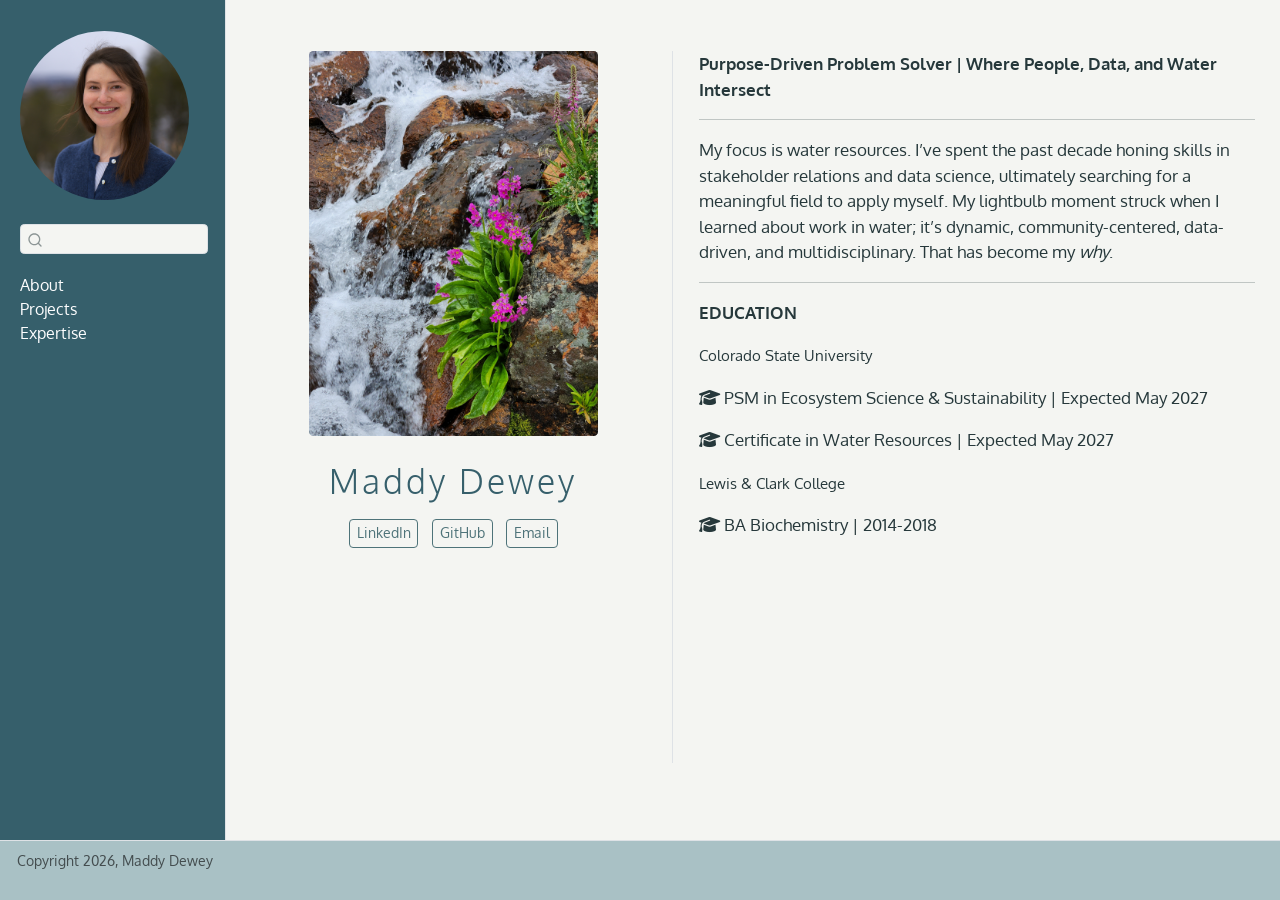
<file: docs/index.html>
<!DOCTYPE html>
<html xmlns="http://www.w3.org/1999/xhtml" lang="en" xml:lang="en"><head>

<meta charset="utf-8">
<meta name="generator" content="quarto-1.10.18">

<meta name="viewport" content="width=device-width, initial-scale=1.0, user-scalable=yes">


<title>Maddy Dewey</title>
<style>
/* Default styles provided by pandoc.
** See https://pandoc.org/MANUAL.html#variables-for-html for config info.
*/
span.smallcaps{font-variant: small-caps;}
div.columns{display: flex; gap: 1.5em;}
div.column{flex: auto;}
@media screen {
div.columns{gap: min(4vw, 1.5em);}
div.column{overflow-x: auto;}
}
div.hanging-indent{margin-left: 1.5em; text-indent: -1.5em;}
ul.task-list{list-style: none;}
ul.task-list li input[type="checkbox"] {
  width: 0.8em;
  margin: 0 0.8em 0.2em -1em; /* quarto-specific, see https://github.com/quarto-dev/quarto-cli/issues/4556 */ 
  vertical-align: middle;
}
</style>


<script src="site_libs/quarto-nav/quarto-nav.js"></script>
<script src="site_libs/clipboard/clipboard.min.js"></script>
<script src="site_libs/quarto-search/autocomplete.umd.js"></script>
<script src="site_libs/quarto-search/fuse.min.js"></script>
<script src="site_libs/quarto-search/quarto-search.js"></script>
<meta name="quarto:offset" content="./">
<script src="site_libs/quarto-html/quarto.js" type="module"></script>
<script src="site_libs/quarto-html/tabsets/tabsets.js" type="module"></script>
<script src="site_libs/quarto-html/popper.min.js"></script>
<script src="site_libs/quarto-html/tippy.umd.min.js"></script>
<link href="site_libs/quarto-html/tippy.css" rel="stylesheet">
<link href="site_libs/quarto-html/quarto-syntax-highlighting-64a204ab8560d761af7679ceaba22944.css" rel="stylesheet" id="quarto-text-highlighting-styles">
<script src="site_libs/bootstrap/bootstrap.min.js"></script>
<link href="site_libs/bootstrap/bootstrap-icons.css" rel="stylesheet">
<link href="site_libs/bootstrap/bootstrap-9b2ac45d29a2604552b03a2e1ae383ca.min.css" rel="stylesheet" append-hash="true" id="quarto-bootstrap" data-mode="light">
<link href="site_libs/quarto-contrib/fontawesome6-6.7.2/all.min.css" rel="stylesheet">
<link href="site_libs/quarto-contrib/fontawesome6-6.7.2/latex-fontsize.css" rel="stylesheet">
<script id="quarto-search-options" type="application/json">{
  "location": "sidebar",
  "copy-button": false,
  "collapse-after": 3,
  "panel-placement": "start",
  "type": "textbox",
  "limit": 50,
  "keyboard-shortcut": [
    "f",
    "/",
    "s"
  ],
  "language": {
    "search-no-results-text": "No results",
    "search-matching-documents-text": "matching documents",
    "search-copy-link-title": "Copy link to search",
    "search-hide-matches-text": "Hide additional matches",
    "search-more-match-text": "more match in this document",
    "search-more-matches-text": "more matches in this document",
    "search-clear-button-title": "Clear",
    "search-text-placeholder": "",
    "search-detached-cancel-button-title": "Cancel",
    "search-submit-button-title": "Submit",
    "search-label": "Search"
  }
}</script>


</head>

<body class="nav-sidebar docked quarto-light">

<div id="quarto-search-results"></div>
  <header id="quarto-header" class="headroom fixed-top">
  <nav class="quarto-secondary-nav">
    <div class="container-fluid d-flex">
      <button type="button" class="quarto-btn-toggle btn" data-bs-toggle="collapse" role="button" data-bs-target=".quarto-sidebar-collapse-item" aria-controls="quarto-sidebar" aria-expanded="false" aria-label="Toggle sidebar navigation" onclick="if (window.quartoToggleHeadroom) { window.quartoToggleHeadroom(); }">
        <i class="bi bi-layout-text-sidebar-reverse"></i>
      </button>
        <nav class="quarto-page-breadcrumbs" aria-label="breadcrumb"><ol class="breadcrumb"><li class="breadcrumb-item"><a href="./index.html">About</a></li></ol></nav>
        <a class="flex-grow-1" role="navigation" data-bs-toggle="collapse" data-bs-target=".quarto-sidebar-collapse-item" aria-controls="quarto-sidebar" aria-expanded="false" aria-label="Toggle sidebar navigation" onclick="if (window.quartoToggleHeadroom) { window.quartoToggleHeadroom(); }">      
        </a>
      <button type="button" class="btn quarto-search-button" aria-label="Search" onclick="window.quartoOpenSearch();">
        <i class="bi bi-search"></i>
      </button>
    </div>
  </nav>
</header>
<!-- content -->
<div id="quarto-content" class="quarto-container page-columns page-rows-contents page-layout-full">
<!-- sidebar -->
  <nav id="quarto-sidebar" class="sidebar collapse collapse-horizontal quarto-sidebar-collapse-item sidebar-navigation docked overflow-auto">
    <div class="pt-lg-2 mt-2 text-left sidebar-header">
      <a href="./index.html" class="sidebar-logo-link">
      <img src="./headshot.jpg" alt="Site Logo" class="sidebar-logo light-content py-0 d-lg-inline d-none">
      <img src="./headshot.jpg" alt="Site Logo" class="sidebar-logo dark-content py-0 d-lg-inline d-none">
      </a>
      </div>
        <div class="mt-2 flex-shrink-0 align-items-center">
        <div class="sidebar-search">
        <div id="quarto-search" class="" title="Search"></div>
        </div>
        </div>
    <div class="sidebar-menu-container"> 
    <ul class="list-unstyled mt-1">
        <li class="sidebar-item">
  <div class="sidebar-item-container"> 
  <a href="./index.html" class="sidebar-item-text sidebar-link active">
 <span class="menu-text">About</span></a>
  </div>
</li>
        <li class="sidebar-item">
  <div class="sidebar-item-container"> 
  <a href="./projects.html" class="sidebar-item-text sidebar-link">
 <span class="menu-text">Projects</span></a>
  </div>
</li>
        <li class="sidebar-item">
  <div class="sidebar-item-container"> 
  <a href="./coursework.html" class="sidebar-item-text sidebar-link">
 <span class="menu-text">Expertise</span></a>
  </div>
</li>
    </ul>
    </div>
</nav>
<div id="quarto-sidebar-glass" class="quarto-sidebar-collapse-item" data-bs-toggle="collapse" data-bs-target=".quarto-sidebar-collapse-item"></div>
<!-- margin-sidebar -->
    
<!-- main -->
<div class="quarto-about-trestles column-page-right">
  <div class="about-entity">
    <img src="water1.jpg" class="about-image
  rounded " style="width: 17em;">
<header id="title-block-header" class="quarto-title-block default">
<div class="quarto-title">
<h1 class="title">Maddy Dewey</h1>
</div>
<div class="quarto-title-meta column-page-right">
  </div>
</header>
    <div class="about-links">
  <a href="/www.linkedin.com/in/maddy-dewey" class="about-link" rel="" target="">
     <span class="about-link-text">LinkedIn</span>
  </a>
  <a href="https://github.com/m-dewey" class="about-link" rel="" target="">
     <span class="about-link-text">GitHub</span>
  </a>
  <a href="mailto:maddy.dewey@colostate.edu" class="about-link" rel="" target="">
     <span class="about-link-text">Email</span>
  </a>
</div>
  </div>
  <div class="about-contents"><main class="content column-page-right" id="quarto-document-content">
<p><strong>Purpose-Driven Problem Solver | Where People, Data, and Water Intersect</strong></p>
<hr>
<p>My focus is water resources. I’ve spent the past decade honing skills in stakeholder relations and data science, ultimately searching for a meaningful field to apply myself. My lightbulb moment struck when I learned about work in water; it’s dynamic, community-centered, data-driven, and multidisciplinary. That has become my <em>why</em>.</p>
<hr>
<p><strong>EDUCATION</strong></p>
<p><small>Colorado State University</small></p>
<p><i class="fa-solid fa-graduation-cap" aria-label="graduation-cap"></i> PSM in Ecosystem Science &amp; Sustainability | Expected May 2027</p>
<p><i class="fa-solid fa-graduation-cap" aria-label="graduation-cap"></i> Certificate in Water Resources | Expected May 2027</p>
<p><small>Lewis &amp; Clark College</small></p>
<p><i class="fa-solid fa-graduation-cap" aria-label="graduation-cap"></i> BA Biochemistry | 2014-2018</p>


</main></div>
</div>
 <!-- /main -->
<script id="quarto-html-after-body" type="application/javascript">
  window.document.addEventListener("DOMContentLoaded", function (event) {
    const isCodeAnnotation = (el) => {
      for (const clz of el.classList) {
        if (clz.startsWith('code-annotation-')) {                     
          return true;
        }
      }
      return false;
    }
    const onCopySuccess = function(e) {
      // button target
      const button = e.trigger;
      // don't keep focus
      button.blur();
      // flash "checked"
      button.classList.add('code-copy-button-checked');
      var currentTitle = button.getAttribute("title");
      button.setAttribute("title", "Copied!");
      let tooltip;
      if (window.bootstrap) {
        button.setAttribute("data-bs-toggle", "tooltip");
        button.setAttribute("data-bs-placement", "left");
        button.setAttribute("data-bs-title", "Copied!");
        tooltip = new bootstrap.Tooltip(button, 
          { trigger: "manual", 
            customClass: "code-copy-button-tooltip",
            offset: [0, -8]});
        tooltip.show();    
      }
      setTimeout(function() {
        if (tooltip) {
          tooltip.hide();
          button.removeAttribute("data-bs-title");
          button.removeAttribute("data-bs-toggle");
          button.removeAttribute("data-bs-placement");
        }
        button.setAttribute("title", currentTitle);
        button.classList.remove('code-copy-button-checked');
      }, 1000);
      // clear code selection
      e.clearSelection();
    }
    const getTextToCopy = function(trigger) {
      const outerScaffold = trigger.parentElement.cloneNode(true);
      const codeEl = outerScaffold.querySelector('code');
      for (const childEl of codeEl.children) {
        if (isCodeAnnotation(childEl)) {
          childEl.remove();
        }
      }
      return codeEl.innerText;
    }
    const clipboard = new window.ClipboardJS('.code-copy-button:not([data-in-quarto-modal])', {
      text: getTextToCopy
    });
    clipboard.on('success', onCopySuccess);
    if (window.document.getElementById('quarto-embedded-source-code-modal')) {
      const clipboardModal = new window.ClipboardJS('.code-copy-button[data-in-quarto-modal]', {
        text: getTextToCopy,
        container: window.document.getElementById('quarto-embedded-source-code-modal')
      });
      clipboardModal.on('success', onCopySuccess);
    }
      var localhostRegex = new RegExp(/^(?:http|https):\/\/localhost\:?[0-9]*\//);
      var mailtoRegex = new RegExp(/^mailto:/);
        var filterRegex = new RegExp('/' + window.location.host + '/');
      var isInternal = (href) => {
          return filterRegex.test(href) || localhostRegex.test(href) || mailtoRegex.test(href);
      }
      // Inspect non-navigation links and adorn them if external
     var links = window.document.querySelectorAll('a[href]:not(.nav-link):not(.navbar-brand):not(.toc-action):not(.sidebar-link):not(.sidebar-item-toggle):not(.pagination-link):not(.no-external):not([aria-hidden]):not(.dropdown-item):not(.quarto-navigation-tool):not(.about-link)');
      for (var i=0; i<links.length; i++) {
        const link = links[i];
        if (!isInternal(link.href)) {
          // undo the damage that might have been done by quarto-nav.js in the case of
          // links that we want to consider external
          if (link.dataset.originalHref !== undefined) {
            link.href = link.dataset.originalHref;
          }
        }
      }
    function tippyHover(el, contentFn, onTriggerFn, onUntriggerFn) {
      const config = {
        allowHTML: true,
        maxWidth: 500,
        delay: 100,
        arrow: false,
        appendTo: function(el) {
            return el.parentElement;
        },
        interactive: true,
        interactiveBorder: 10,
        theme: 'quarto',
        placement: 'bottom-start',
      };
      if (contentFn) {
        config.content = contentFn;
      }
      if (onTriggerFn) {
        config.onTrigger = onTriggerFn;
      }
      if (onUntriggerFn) {
        config.onUntrigger = onUntriggerFn;
      }
      window.tippy(el, config); 
    }
    const noterefs = window.document.querySelectorAll('a[role="doc-noteref"]');
    for (var i=0; i<noterefs.length; i++) {
      const ref = noterefs[i];
      tippyHover(ref, function() {
        // use id or data attribute instead here
        let href = ref.getAttribute('data-footnote-href') || ref.getAttribute('href');
        try { href = new URL(href).hash; } catch {}
        const id = href.replace(/^#\/?/, "");
        const note = window.document.getElementById(id);
        if (note) {
          return note.innerHTML;
        } else {
          return "";
        }
      });
    }
    const xrefs = window.document.querySelectorAll('a.quarto-xref');
    const processXRef = (id, note) => {
      // Strip column container classes
      const stripColumnClz = (el) => {
        el.classList.remove("page-full", "page-columns");
        if (el.children) {
          for (const child of el.children) {
            stripColumnClz(child);
          }
        }
      }
      stripColumnClz(note)
      if (id === null || id.startsWith('sec-')) {
        // Special case sections, only their first couple elements
        const container = document.createElement("div");
        if (note.children && note.children.length > 2) {
          container.appendChild(note.children[0].cloneNode(true));
          for (let i = 1; i < note.children.length; i++) {
            const child = note.children[i];
            if (child.tagName === "P" && child.innerText === "") {
              continue;
            } else {
              container.appendChild(child.cloneNode(true));
              break;
            }
          }
          if (window.Quarto?.typesetMath) {
            window.Quarto.typesetMath(container);
          }
          return container.innerHTML
        } else {
          if (window.Quarto?.typesetMath) {
            window.Quarto.typesetMath(note);
          }
          return note.innerHTML;
        }
      } else {
        // Remove any anchor links if they are present
        const anchorLink = note.querySelector('a.anchorjs-link');
        if (anchorLink) {
          anchorLink.remove();
        }
        if (window.Quarto?.typesetMath) {
          window.Quarto.typesetMath(note);
        }
        if (note.classList.contains("callout")) {
          return note.outerHTML;
        } else {
          return note.innerHTML;
        }
      }
    }
    for (var i=0; i<xrefs.length; i++) {
      const xref = xrefs[i];
      tippyHover(xref, undefined, function(instance) {
        instance.disable();
        let url = xref.getAttribute('href');
        let hash = undefined; 
        if (url.startsWith('#')) {
          hash = url;
        } else {
          try { hash = new URL(url).hash; } catch {}
        }
        if (hash) {
          const id = hash.replace(/^#\/?/, "");
          const note = window.document.getElementById(id);
          if (note !== null) {
            try {
              const html = processXRef(id, note.cloneNode(true));
              instance.setContent(html);
            } finally {
              instance.enable();
              instance.show();
            }
          } else {
            // See if we can fetch this
            fetch(url.split('#')[0])
            .then(res => res.text())
            .then(html => {
              const parser = new DOMParser();
              const htmlDoc = parser.parseFromString(html, "text/html");
              const note = htmlDoc.getElementById(id);
              if (note !== null) {
                const html = processXRef(id, note);
                instance.setContent(html);
              } 
            }).finally(() => {
              instance.enable();
              instance.show();
            });
          }
        } else {
          // See if we can fetch a full url (with no hash to target)
          // This is a special case and we should probably do some content thinning / targeting
          fetch(url)
          .then(res => res.text())
          .then(html => {
            const parser = new DOMParser();
            const htmlDoc = parser.parseFromString(html, "text/html");
            const note = htmlDoc.querySelector('main.content');
            if (note !== null) {
              // This should only happen for chapter cross references
              // (since there is no id in the URL)
              // remove the first header
              if (note.children.length > 0 && note.children[0].tagName === "HEADER") {
                note.children[0].remove();
              }
              const html = processXRef(null, note);
              instance.setContent(html);
            } 
          }).finally(() => {
            instance.enable();
            instance.show();
          });
        }
      }, function(instance) {
      });
    }
        let selectedAnnoteEl;
        const selectorForAnnotation = ( cell, annotation) => {
          let cellAttr = 'data-code-cell="' + cell + '"';
          let lineAttr = 'data-code-annotation="' +  annotation + '"';
          const selector = 'span[' + cellAttr + '][' + lineAttr + ']';
          return selector;
        }
        const selectCodeLines = (annoteEl) => {
          const doc = window.document;
          const targetCell = annoteEl.getAttribute("data-target-cell");
          const targetAnnotation = annoteEl.getAttribute("data-target-annotation");
          const annoteSpan = window.document.querySelector(selectorForAnnotation(targetCell, targetAnnotation));
          const lines = annoteSpan.getAttribute("data-code-lines").split(",");
          const lineIds = lines.map((line) => {
            return targetCell + "-" + line;
          })
          let top = null;
          let height = null;
          let parent = null;
          if (lineIds.length > 0) {
              //compute the position of the single el (top and bottom and make a div)
              const el = window.document.getElementById(lineIds[0]);
              top = el.offsetTop;
              height = el.offsetHeight;
              parent = el.parentElement.parentElement;
            if (lineIds.length > 1) {
              const lastEl = window.document.getElementById(lineIds[lineIds.length - 1]);
              const bottom = lastEl.offsetTop + lastEl.offsetHeight;
              height = bottom - top;
            }
            if (top !== null && height !== null && parent !== null) {
              // cook up a div (if necessary) and position it 
              let div = window.document.getElementById("code-annotation-line-highlight");
              if (div === null) {
                div = window.document.createElement("div");
                div.setAttribute("id", "code-annotation-line-highlight");
                div.style.position = 'absolute';
                parent.appendChild(div);
              }
              div.style.top = top - 2 + "px";
              div.style.height = height + 4 + "px";
              div.style.left = 0;
              let gutterDiv = window.document.getElementById("code-annotation-line-highlight-gutter");
              if (gutterDiv === null) {
                gutterDiv = window.document.createElement("div");
                gutterDiv.setAttribute("id", "code-annotation-line-highlight-gutter");
                gutterDiv.style.position = 'absolute';
                const codeCell = window.document.getElementById(targetCell);
                const gutter = codeCell.querySelector('.code-annotation-gutter');
                gutter.appendChild(gutterDiv);
              }
              gutterDiv.style.top = top - 2 + "px";
              gutterDiv.style.height = height + 4 + "px";
            }
            selectedAnnoteEl = annoteEl;
          }
        };
        const unselectCodeLines = () => {
          const elementsIds = ["code-annotation-line-highlight", "code-annotation-line-highlight-gutter"];
          elementsIds.forEach((elId) => {
            const div = window.document.getElementById(elId);
            if (div) {
              div.remove();
            }
          });
          selectedAnnoteEl = undefined;
        };
          // Handle positioning of the toggle
      window.addEventListener(
        "resize",
        throttle(() => {
          elRect = undefined;
          if (selectedAnnoteEl) {
            selectCodeLines(selectedAnnoteEl);
          }
        }, 10)
      );
      function throttle(fn, ms) {
      let throttle = false;
      let timer;
        return (...args) => {
          if(!throttle) { // first call gets through
              fn.apply(this, args);
              throttle = true;
          } else { // all the others get throttled
              if(timer) clearTimeout(timer); // cancel #2
              timer = setTimeout(() => {
                fn.apply(this, args);
                timer = throttle = false;
              }, ms);
          }
        };
      }
        // Attach click handler to the DT
        const annoteDls = window.document.querySelectorAll('dt[data-target-cell]');
        for (const annoteDlNode of annoteDls) {
          annoteDlNode.addEventListener('click', (event) => {
            const clickedEl = event.target;
            if (clickedEl !== selectedAnnoteEl) {
              unselectCodeLines();
              const activeEl = window.document.querySelector('dt[data-target-cell].code-annotation-active');
              if (activeEl) {
                activeEl.classList.remove('code-annotation-active');
              }
              selectCodeLines(clickedEl);
              clickedEl.classList.add('code-annotation-active');
            } else {
              // Unselect the line
              unselectCodeLines();
              clickedEl.classList.remove('code-annotation-active');
            }
          });
        }
    const findCites = (el) => {
      const parentEl = el.parentElement;
      if (parentEl) {
        const cites = parentEl.dataset.cites;
        if (cites) {
          return {
            el,
            cites: cites.split(' ')
          };
        } else {
          return findCites(el.parentElement)
        }
      } else {
        return undefined;
      }
    };
    var bibliorefs = window.document.querySelectorAll('a[role="doc-biblioref"]');
    for (var i=0; i<bibliorefs.length; i++) {
      const ref = bibliorefs[i];
      const citeInfo = findCites(ref);
      if (citeInfo) {
        tippyHover(citeInfo.el, function() {
          var popup = window.document.createElement('div');
          citeInfo.cites.forEach(function(cite) {
            var citeDiv = window.document.createElement('div');
            citeDiv.classList.add('hanging-indent');
            citeDiv.classList.add('csl-entry');
            var biblioDiv = window.document.getElementById('ref-' + cite);
            if (biblioDiv) {
              citeDiv.innerHTML = biblioDiv.innerHTML;
            }
            popup.appendChild(citeDiv);
          });
          return popup.innerHTML;
        });
      }
    }
  });
  </script>
</div> <!-- /content -->
<footer class="footer">
  <div class="nav-footer">
    <div class="nav-footer-left">
<p>Copyright 2026, Maddy Dewey</p>
</div>   
    <div class="nav-footer-center">
      &nbsp;
    </div>
    <div class="nav-footer-right">
      &nbsp;
    </div>
  </div>
</footer>




</body></html>
</file>
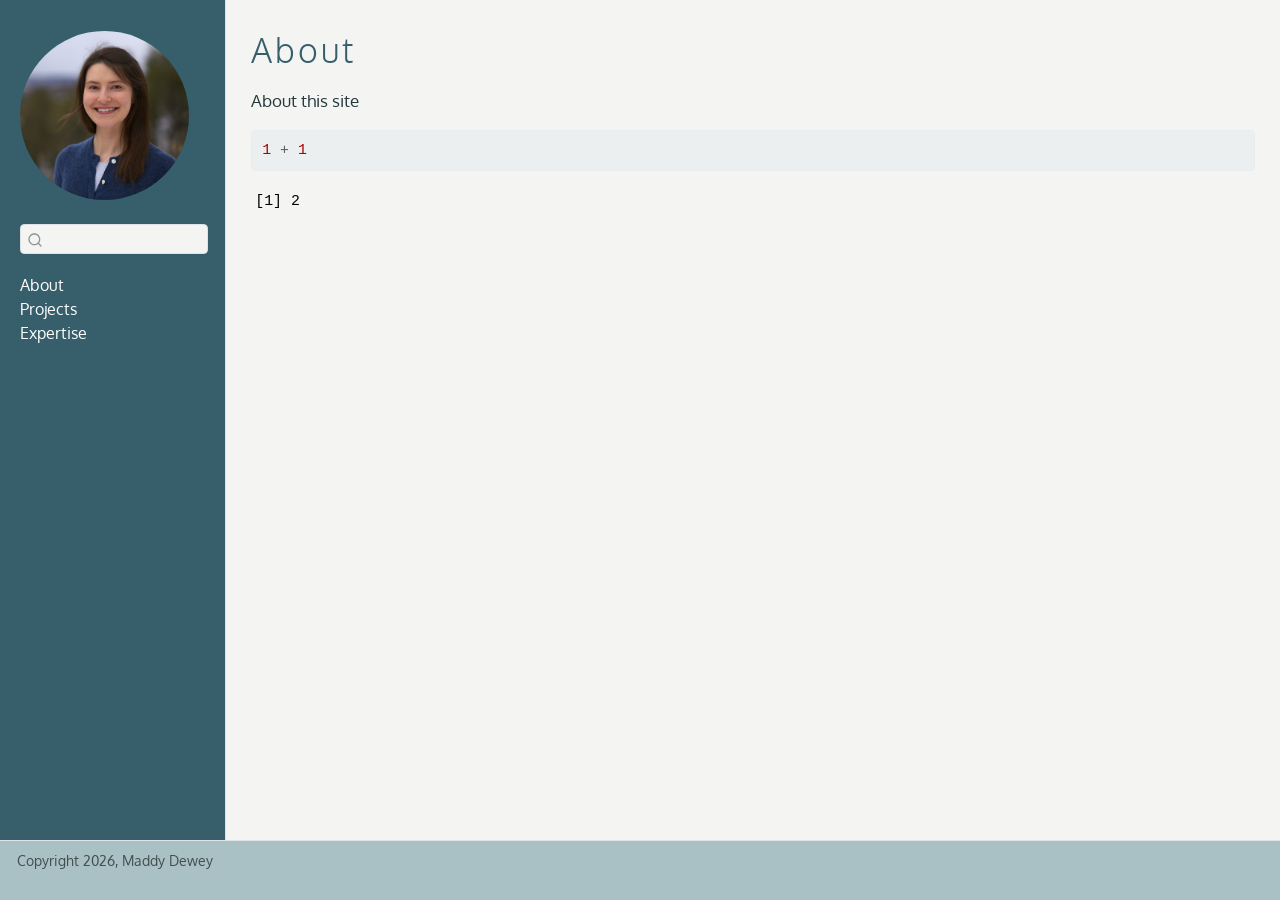
<file: docs/about.html>
<!DOCTYPE html>
<html xmlns="http://www.w3.org/1999/xhtml" lang="en" xml:lang="en"><head>

<meta charset="utf-8">
<meta name="generator" content="quarto-1.10.18">

<meta name="viewport" content="width=device-width, initial-scale=1.0, user-scalable=yes">


<title>About – Maddy Dewey</title>
<style>
/* Default styles provided by pandoc.
** See https://pandoc.org/MANUAL.html#variables-for-html for config info.
*/
span.smallcaps{font-variant: small-caps;}
div.columns{display: flex; gap: 1.5em;}
div.column{flex: auto;}
@media screen {
div.columns{gap: min(4vw, 1.5em);}
div.column{overflow-x: auto;}
}
div.hanging-indent{margin-left: 1.5em; text-indent: -1.5em;}
ul.task-list{list-style: none;}
ul.task-list li input[type="checkbox"] {
  width: 0.8em;
  margin: 0 0.8em 0.2em -1em; /* quarto-specific, see https://github.com/quarto-dev/quarto-cli/issues/4556 */ 
  vertical-align: middle;
}
/* CSS for syntax highlighting */
html { -webkit-text-size-adjust: 100%; }
pre > code.sourceCode { white-space: pre; position: relative; }
pre > code.sourceCode > span { display: inline-block; line-height: 1.25; }
pre > code.sourceCode > span:empty { height: 1.2em; }
.sourceCode { overflow: visible; }
code.sourceCode > span { color: inherit; text-decoration: inherit; }
div.sourceCode { margin: 1em 0; }
pre.sourceCode { margin: 0; }
@media screen {
div.sourceCode { overflow: auto; }
}
@media print {
pre > code.sourceCode { white-space: pre-wrap; }
pre > code.sourceCode > span { text-indent: -5em; padding-left: 5em; }
}
pre.numberSource code
  { counter-reset: source-line 0; }
pre.numberSource code > span
  { position: relative; left: -4em; counter-increment: source-line; }
pre.numberSource code > span > a:first-child::before
  { content: counter(source-line);
    position: relative; left: -1em; text-align: right; vertical-align: baseline;
    border: none; display: inline-block;
    -webkit-touch-callout: none; -webkit-user-select: none;
    -khtml-user-select: none; -moz-user-select: none;
    -ms-user-select: none; user-select: none;
    padding: 0 4px; width: 4em;
  }
pre.numberSource { margin-left: 3em;  padding-left: 4px; }
div.sourceCode
  {   }
@media screen {
pre > code.sourceCode > span > a:first-child::before { text-decoration: underline; }
}
</style>


<script src="site_libs/quarto-nav/quarto-nav.js"></script>
<script src="site_libs/clipboard/clipboard.min.js"></script>
<script src="site_libs/quarto-search/autocomplete.umd.js"></script>
<script src="site_libs/quarto-search/fuse.min.js"></script>
<script src="site_libs/quarto-search/quarto-search.js"></script>
<meta name="quarto:offset" content="./">
<script src="site_libs/quarto-html/quarto.js" type="module"></script>
<script src="site_libs/quarto-html/tabsets/tabsets.js" type="module"></script>
<script src="site_libs/quarto-html/popper.min.js"></script>
<script src="site_libs/quarto-html/tippy.umd.min.js"></script>
<script src="site_libs/quarto-html/anchor.min.js"></script>
<link href="site_libs/quarto-html/tippy.css" rel="stylesheet">
<link href="site_libs/quarto-html/quarto-syntax-highlighting-64a204ab8560d761af7679ceaba22944.css" rel="stylesheet" id="quarto-text-highlighting-styles">
<script src="site_libs/bootstrap/bootstrap.min.js"></script>
<link href="site_libs/bootstrap/bootstrap-icons.css" rel="stylesheet">
<link href="site_libs/bootstrap/bootstrap-9b2ac45d29a2604552b03a2e1ae383ca.min.css" rel="stylesheet" append-hash="true" id="quarto-bootstrap" data-mode="light">
<script id="quarto-search-options" type="application/json">{
  "location": "sidebar",
  "copy-button": false,
  "collapse-after": 3,
  "panel-placement": "start",
  "type": "textbox",
  "limit": 50,
  "keyboard-shortcut": [
    "f",
    "/",
    "s"
  ],
  "language": {
    "search-no-results-text": "No results",
    "search-matching-documents-text": "matching documents",
    "search-copy-link-title": "Copy link to search",
    "search-hide-matches-text": "Hide additional matches",
    "search-more-match-text": "more match in this document",
    "search-more-matches-text": "more matches in this document",
    "search-clear-button-title": "Clear",
    "search-text-placeholder": "",
    "search-detached-cancel-button-title": "Cancel",
    "search-submit-button-title": "Submit",
    "search-label": "Search"
  }
}</script>


</head>

<body class="nav-sidebar docked quarto-light">

<div id="quarto-search-results"></div>
  <header id="quarto-header" class="headroom fixed-top">
  <nav class="quarto-secondary-nav">
    <div class="container-fluid d-flex">
      <button type="button" class="quarto-btn-toggle btn" data-bs-toggle="collapse" role="button" data-bs-target=".quarto-sidebar-collapse-item" aria-controls="quarto-sidebar" aria-expanded="false" aria-label="Toggle sidebar navigation" onclick="if (window.quartoToggleHeadroom) { window.quartoToggleHeadroom(); }">
        <i class="bi bi-layout-text-sidebar-reverse"></i>
      </button>
        <nav class="quarto-page-breadcrumbs" aria-label="breadcrumb"><ol class="breadcrumb"><li class="breadcrumb-item">About</li></ol></nav>
        <a class="flex-grow-1" role="navigation" data-bs-toggle="collapse" data-bs-target=".quarto-sidebar-collapse-item" aria-controls="quarto-sidebar" aria-expanded="false" aria-label="Toggle sidebar navigation" onclick="if (window.quartoToggleHeadroom) { window.quartoToggleHeadroom(); }">      
        </a>
      <button type="button" class="btn quarto-search-button" aria-label="Search" onclick="window.quartoOpenSearch();">
        <i class="bi bi-search"></i>
      </button>
    </div>
  </nav>
</header>
<!-- content -->
<div id="quarto-content" class="quarto-container page-columns page-rows-contents page-layout-full">
<!-- sidebar -->
  <nav id="quarto-sidebar" class="sidebar collapse collapse-horizontal quarto-sidebar-collapse-item sidebar-navigation docked overflow-auto">
    <div class="pt-lg-2 mt-2 text-left sidebar-header">
      <a href="./index.html" class="sidebar-logo-link">
      <img src="./headshot.jpg" alt="Site Logo" class="sidebar-logo light-content py-0 d-lg-inline d-none">
      <img src="./headshot.jpg" alt="Site Logo" class="sidebar-logo dark-content py-0 d-lg-inline d-none">
      </a>
      </div>
        <div class="mt-2 flex-shrink-0 align-items-center">
        <div class="sidebar-search">
        <div id="quarto-search" class="" title="Search"></div>
        </div>
        </div>
    <div class="sidebar-menu-container"> 
    <ul class="list-unstyled mt-1">
        <li class="sidebar-item">
  <div class="sidebar-item-container"> 
  <a href="./index.html" class="sidebar-item-text sidebar-link">
 <span class="menu-text">About</span></a>
  </div>
</li>
        <li class="sidebar-item">
  <div class="sidebar-item-container"> 
  <a href="./projects.html" class="sidebar-item-text sidebar-link">
 <span class="menu-text">Projects</span></a>
  </div>
</li>
        <li class="sidebar-item">
  <div class="sidebar-item-container"> 
  <a href="./coursework.html" class="sidebar-item-text sidebar-link">
 <span class="menu-text">Expertise</span></a>
  </div>
</li>
    </ul>
    </div>
</nav>
<div id="quarto-sidebar-glass" class="quarto-sidebar-collapse-item" data-bs-toggle="collapse" data-bs-target=".quarto-sidebar-collapse-item"></div>
<!-- margin-sidebar -->
    <div id="quarto-margin-sidebar" class="sidebar margin-sidebar zindex-bottom">
        
    </div>
<!-- main -->
<main class="content column-page-right" id="quarto-document-content">

<header id="title-block-header" class="quarto-title-block default">
<div class="quarto-title">
<h1 class="title">About</h1>
</div>



<div class="quarto-title-meta column-page-right">

    
  
    
  </div>
  


</header>


<p>About this site</p>
<div class="cell">
<div class="code-copy-outer-scaffold"><div class="sourceCode cell-code" id="cb1"><pre class="sourceCode r code-with-copy"><code class="sourceCode r"><span id="cb1-1"><a href="#cb1-1" aria-hidden="true" tabindex="-1"></a><span class="dv">1</span> <span class="sc">+</span> <span class="dv">1</span></span></code></pre></div><button title="Copy to Clipboard" class="code-copy-button"><i class="bi"></i></button></div>
<div class="cell-output cell-output-stdout">
<pre><code>[1] 2</code></pre>
</div>
</div>



</main> <!-- /main -->
<script id="quarto-html-after-body" type="application/javascript">
  window.document.addEventListener("DOMContentLoaded", function (event) {
    const icon = "";
    const anchorJS = new window.AnchorJS();
    anchorJS.options = {
      placement: 'right',
      icon: icon
    };
    anchorJS.add('.anchored');
    const isCodeAnnotation = (el) => {
      for (const clz of el.classList) {
        if (clz.startsWith('code-annotation-')) {                     
          return true;
        }
      }
      return false;
    }
    const onCopySuccess = function(e) {
      // button target
      const button = e.trigger;
      // don't keep focus
      button.blur();
      // flash "checked"
      button.classList.add('code-copy-button-checked');
      var currentTitle = button.getAttribute("title");
      button.setAttribute("title", "Copied!");
      let tooltip;
      if (window.bootstrap) {
        button.setAttribute("data-bs-toggle", "tooltip");
        button.setAttribute("data-bs-placement", "left");
        button.setAttribute("data-bs-title", "Copied!");
        tooltip = new bootstrap.Tooltip(button, 
          { trigger: "manual", 
            customClass: "code-copy-button-tooltip",
            offset: [0, -8]});
        tooltip.show();    
      }
      setTimeout(function() {
        if (tooltip) {
          tooltip.hide();
          button.removeAttribute("data-bs-title");
          button.removeAttribute("data-bs-toggle");
          button.removeAttribute("data-bs-placement");
        }
        button.setAttribute("title", currentTitle);
        button.classList.remove('code-copy-button-checked');
      }, 1000);
      // clear code selection
      e.clearSelection();
    }
    const getTextToCopy = function(trigger) {
      const outerScaffold = trigger.parentElement.cloneNode(true);
      const codeEl = outerScaffold.querySelector('code');
      for (const childEl of codeEl.children) {
        if (isCodeAnnotation(childEl)) {
          childEl.remove();
        }
      }
      return codeEl.innerText;
    }
    const clipboard = new window.ClipboardJS('.code-copy-button:not([data-in-quarto-modal])', {
      text: getTextToCopy
    });
    clipboard.on('success', onCopySuccess);
    if (window.document.getElementById('quarto-embedded-source-code-modal')) {
      const clipboardModal = new window.ClipboardJS('.code-copy-button[data-in-quarto-modal]', {
        text: getTextToCopy,
        container: window.document.getElementById('quarto-embedded-source-code-modal')
      });
      clipboardModal.on('success', onCopySuccess);
    }
      var localhostRegex = new RegExp(/^(?:http|https):\/\/localhost\:?[0-9]*\//);
      var mailtoRegex = new RegExp(/^mailto:/);
        var filterRegex = new RegExp('/' + window.location.host + '/');
      var isInternal = (href) => {
          return filterRegex.test(href) || localhostRegex.test(href) || mailtoRegex.test(href);
      }
      // Inspect non-navigation links and adorn them if external
     var links = window.document.querySelectorAll('a[href]:not(.nav-link):not(.navbar-brand):not(.toc-action):not(.sidebar-link):not(.sidebar-item-toggle):not(.pagination-link):not(.no-external):not([aria-hidden]):not(.dropdown-item):not(.quarto-navigation-tool):not(.about-link)');
      for (var i=0; i<links.length; i++) {
        const link = links[i];
        if (!isInternal(link.href)) {
          // undo the damage that might have been done by quarto-nav.js in the case of
          // links that we want to consider external
          if (link.dataset.originalHref !== undefined) {
            link.href = link.dataset.originalHref;
          }
        }
      }
    function tippyHover(el, contentFn, onTriggerFn, onUntriggerFn) {
      const config = {
        allowHTML: true,
        maxWidth: 500,
        delay: 100,
        arrow: false,
        appendTo: function(el) {
            return el.parentElement;
        },
        interactive: true,
        interactiveBorder: 10,
        theme: 'quarto',
        placement: 'bottom-start',
      };
      if (contentFn) {
        config.content = contentFn;
      }
      if (onTriggerFn) {
        config.onTrigger = onTriggerFn;
      }
      if (onUntriggerFn) {
        config.onUntrigger = onUntriggerFn;
      }
      window.tippy(el, config); 
    }
    const noterefs = window.document.querySelectorAll('a[role="doc-noteref"]');
    for (var i=0; i<noterefs.length; i++) {
      const ref = noterefs[i];
      tippyHover(ref, function() {
        // use id or data attribute instead here
        let href = ref.getAttribute('data-footnote-href') || ref.getAttribute('href');
        try { href = new URL(href).hash; } catch {}
        const id = href.replace(/^#\/?/, "");
        const note = window.document.getElementById(id);
        if (note) {
          return note.innerHTML;
        } else {
          return "";
        }
      });
    }
    const xrefs = window.document.querySelectorAll('a.quarto-xref');
    const processXRef = (id, note) => {
      // Strip column container classes
      const stripColumnClz = (el) => {
        el.classList.remove("page-full", "page-columns");
        if (el.children) {
          for (const child of el.children) {
            stripColumnClz(child);
          }
        }
      }
      stripColumnClz(note)
      if (id === null || id.startsWith('sec-')) {
        // Special case sections, only their first couple elements
        const container = document.createElement("div");
        if (note.children && note.children.length > 2) {
          container.appendChild(note.children[0].cloneNode(true));
          for (let i = 1; i < note.children.length; i++) {
            const child = note.children[i];
            if (child.tagName === "P" && child.innerText === "") {
              continue;
            } else {
              container.appendChild(child.cloneNode(true));
              break;
            }
          }
          if (window.Quarto?.typesetMath) {
            window.Quarto.typesetMath(container);
          }
          return container.innerHTML
        } else {
          if (window.Quarto?.typesetMath) {
            window.Quarto.typesetMath(note);
          }
          return note.innerHTML;
        }
      } else {
        // Remove any anchor links if they are present
        const anchorLink = note.querySelector('a.anchorjs-link');
        if (anchorLink) {
          anchorLink.remove();
        }
        if (window.Quarto?.typesetMath) {
          window.Quarto.typesetMath(note);
        }
        if (note.classList.contains("callout")) {
          return note.outerHTML;
        } else {
          return note.innerHTML;
        }
      }
    }
    for (var i=0; i<xrefs.length; i++) {
      const xref = xrefs[i];
      tippyHover(xref, undefined, function(instance) {
        instance.disable();
        let url = xref.getAttribute('href');
        let hash = undefined; 
        if (url.startsWith('#')) {
          hash = url;
        } else {
          try { hash = new URL(url).hash; } catch {}
        }
        if (hash) {
          const id = hash.replace(/^#\/?/, "");
          const note = window.document.getElementById(id);
          if (note !== null) {
            try {
              const html = processXRef(id, note.cloneNode(true));
              instance.setContent(html);
            } finally {
              instance.enable();
              instance.show();
            }
          } else {
            // See if we can fetch this
            fetch(url.split('#')[0])
            .then(res => res.text())
            .then(html => {
              const parser = new DOMParser();
              const htmlDoc = parser.parseFromString(html, "text/html");
              const note = htmlDoc.getElementById(id);
              if (note !== null) {
                const html = processXRef(id, note);
                instance.setContent(html);
              } 
            }).finally(() => {
              instance.enable();
              instance.show();
            });
          }
        } else {
          // See if we can fetch a full url (with no hash to target)
          // This is a special case and we should probably do some content thinning / targeting
          fetch(url)
          .then(res => res.text())
          .then(html => {
            const parser = new DOMParser();
            const htmlDoc = parser.parseFromString(html, "text/html");
            const note = htmlDoc.querySelector('main.content');
            if (note !== null) {
              // This should only happen for chapter cross references
              // (since there is no id in the URL)
              // remove the first header
              if (note.children.length > 0 && note.children[0].tagName === "HEADER") {
                note.children[0].remove();
              }
              const html = processXRef(null, note);
              instance.setContent(html);
            } 
          }).finally(() => {
            instance.enable();
            instance.show();
          });
        }
      }, function(instance) {
      });
    }
        let selectedAnnoteEl;
        const selectorForAnnotation = ( cell, annotation) => {
          let cellAttr = 'data-code-cell="' + cell + '"';
          let lineAttr = 'data-code-annotation="' +  annotation + '"';
          const selector = 'span[' + cellAttr + '][' + lineAttr + ']';
          return selector;
        }
        const selectCodeLines = (annoteEl) => {
          const doc = window.document;
          const targetCell = annoteEl.getAttribute("data-target-cell");
          const targetAnnotation = annoteEl.getAttribute("data-target-annotation");
          const annoteSpan = window.document.querySelector(selectorForAnnotation(targetCell, targetAnnotation));
          const lines = annoteSpan.getAttribute("data-code-lines").split(",");
          const lineIds = lines.map((line) => {
            return targetCell + "-" + line;
          })
          let top = null;
          let height = null;
          let parent = null;
          if (lineIds.length > 0) {
              //compute the position of the single el (top and bottom and make a div)
              const el = window.document.getElementById(lineIds[0]);
              top = el.offsetTop;
              height = el.offsetHeight;
              parent = el.parentElement.parentElement;
            if (lineIds.length > 1) {
              const lastEl = window.document.getElementById(lineIds[lineIds.length - 1]);
              const bottom = lastEl.offsetTop + lastEl.offsetHeight;
              height = bottom - top;
            }
            if (top !== null && height !== null && parent !== null) {
              // cook up a div (if necessary) and position it 
              let div = window.document.getElementById("code-annotation-line-highlight");
              if (div === null) {
                div = window.document.createElement("div");
                div.setAttribute("id", "code-annotation-line-highlight");
                div.style.position = 'absolute';
                parent.appendChild(div);
              }
              div.style.top = top - 2 + "px";
              div.style.height = height + 4 + "px";
              div.style.left = 0;
              let gutterDiv = window.document.getElementById("code-annotation-line-highlight-gutter");
              if (gutterDiv === null) {
                gutterDiv = window.document.createElement("div");
                gutterDiv.setAttribute("id", "code-annotation-line-highlight-gutter");
                gutterDiv.style.position = 'absolute';
                const codeCell = window.document.getElementById(targetCell);
                const gutter = codeCell.querySelector('.code-annotation-gutter');
                gutter.appendChild(gutterDiv);
              }
              gutterDiv.style.top = top - 2 + "px";
              gutterDiv.style.height = height + 4 + "px";
            }
            selectedAnnoteEl = annoteEl;
          }
        };
        const unselectCodeLines = () => {
          const elementsIds = ["code-annotation-line-highlight", "code-annotation-line-highlight-gutter"];
          elementsIds.forEach((elId) => {
            const div = window.document.getElementById(elId);
            if (div) {
              div.remove();
            }
          });
          selectedAnnoteEl = undefined;
        };
          // Handle positioning of the toggle
      window.addEventListener(
        "resize",
        throttle(() => {
          elRect = undefined;
          if (selectedAnnoteEl) {
            selectCodeLines(selectedAnnoteEl);
          }
        }, 10)
      );
      function throttle(fn, ms) {
      let throttle = false;
      let timer;
        return (...args) => {
          if(!throttle) { // first call gets through
              fn.apply(this, args);
              throttle = true;
          } else { // all the others get throttled
              if(timer) clearTimeout(timer); // cancel #2
              timer = setTimeout(() => {
                fn.apply(this, args);
                timer = throttle = false;
              }, ms);
          }
        };
      }
        // Attach click handler to the DT
        const annoteDls = window.document.querySelectorAll('dt[data-target-cell]');
        for (const annoteDlNode of annoteDls) {
          annoteDlNode.addEventListener('click', (event) => {
            const clickedEl = event.target;
            if (clickedEl !== selectedAnnoteEl) {
              unselectCodeLines();
              const activeEl = window.document.querySelector('dt[data-target-cell].code-annotation-active');
              if (activeEl) {
                activeEl.classList.remove('code-annotation-active');
              }
              selectCodeLines(clickedEl);
              clickedEl.classList.add('code-annotation-active');
            } else {
              // Unselect the line
              unselectCodeLines();
              clickedEl.classList.remove('code-annotation-active');
            }
          });
        }
    const findCites = (el) => {
      const parentEl = el.parentElement;
      if (parentEl) {
        const cites = parentEl.dataset.cites;
        if (cites) {
          return {
            el,
            cites: cites.split(' ')
          };
        } else {
          return findCites(el.parentElement)
        }
      } else {
        return undefined;
      }
    };
    var bibliorefs = window.document.querySelectorAll('a[role="doc-biblioref"]');
    for (var i=0; i<bibliorefs.length; i++) {
      const ref = bibliorefs[i];
      const citeInfo = findCites(ref);
      if (citeInfo) {
        tippyHover(citeInfo.el, function() {
          var popup = window.document.createElement('div');
          citeInfo.cites.forEach(function(cite) {
            var citeDiv = window.document.createElement('div');
            citeDiv.classList.add('hanging-indent');
            citeDiv.classList.add('csl-entry');
            var biblioDiv = window.document.getElementById('ref-' + cite);
            if (biblioDiv) {
              citeDiv.innerHTML = biblioDiv.innerHTML;
            }
            popup.appendChild(citeDiv);
          });
          return popup.innerHTML;
        });
      }
    }
  });
  </script>
</div> <!-- /content -->
<footer class="footer">
  <div class="nav-footer">
    <div class="nav-footer-left">
<p>Copyright 2026, Maddy Dewey</p>
</div>   
    <div class="nav-footer-center">
      &nbsp;
    </div>
    <div class="nav-footer-right">
      &nbsp;
    </div>
  </div>
</footer>




</body></html>
</file>
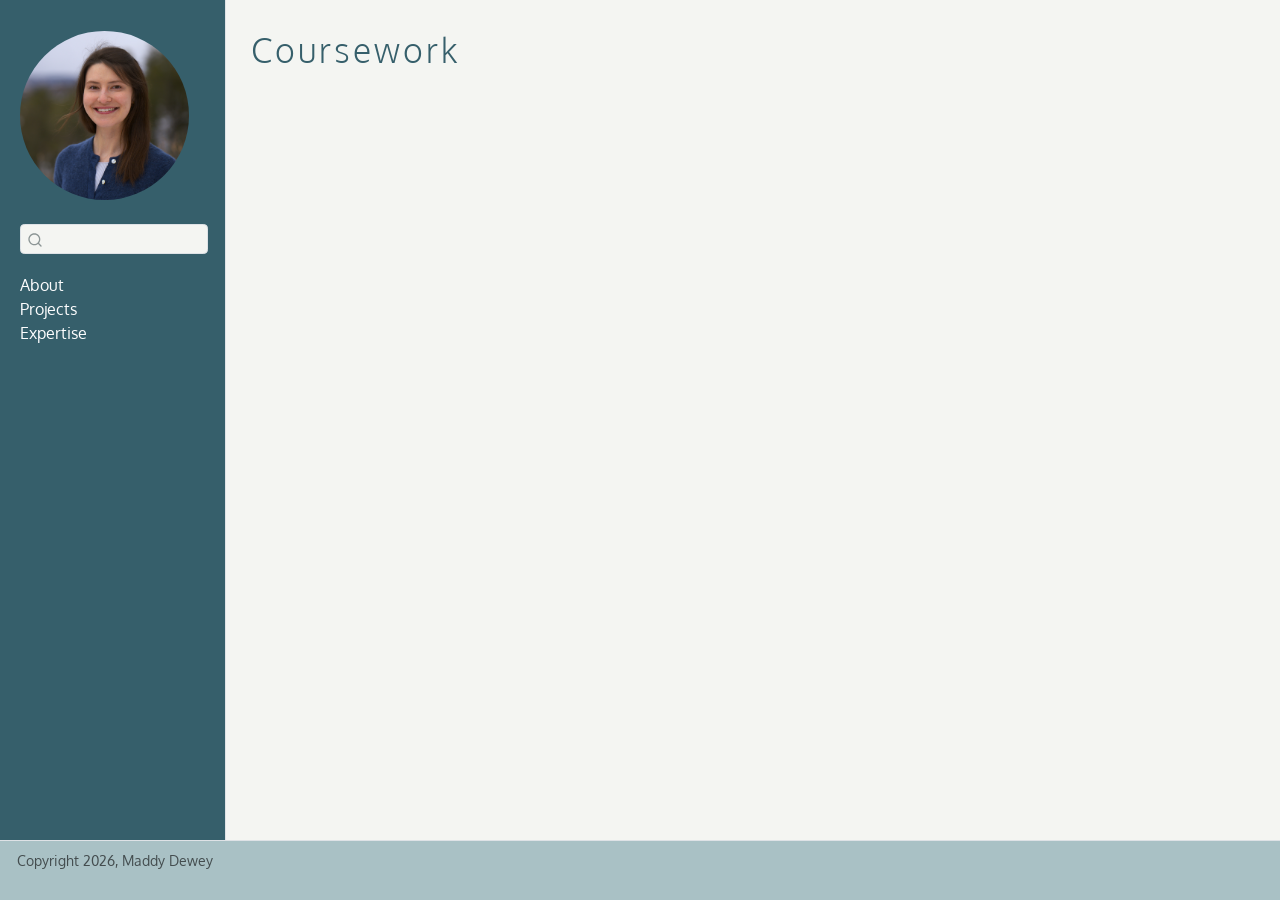
<file: docs/coursework.html>
<!DOCTYPE html>
<html xmlns="http://www.w3.org/1999/xhtml" lang="en" xml:lang="en"><head>

<meta charset="utf-8">
<meta name="generator" content="quarto-1.10.18">

<meta name="viewport" content="width=device-width, initial-scale=1.0, user-scalable=yes">


<title>Coursework – Maddy Dewey</title>
<style>
/* Default styles provided by pandoc.
** See https://pandoc.org/MANUAL.html#variables-for-html for config info.
*/
span.smallcaps{font-variant: small-caps;}
div.columns{display: flex; gap: 1.5em;}
div.column{flex: auto;}
@media screen {
div.columns{gap: min(4vw, 1.5em);}
div.column{overflow-x: auto;}
}
div.hanging-indent{margin-left: 1.5em; text-indent: -1.5em;}
ul.task-list{list-style: none;}
ul.task-list li input[type="checkbox"] {
  width: 0.8em;
  margin: 0 0.8em 0.2em -1em; /* quarto-specific, see https://github.com/quarto-dev/quarto-cli/issues/4556 */ 
  vertical-align: middle;
}
</style>


<script src="site_libs/quarto-nav/quarto-nav.js"></script>
<script src="site_libs/clipboard/clipboard.min.js"></script>
<script src="site_libs/quarto-search/autocomplete.umd.js"></script>
<script src="site_libs/quarto-search/fuse.min.js"></script>
<script src="site_libs/quarto-search/quarto-search.js"></script>
<meta name="quarto:offset" content="./">
<script src="site_libs/quarto-html/quarto.js" type="module"></script>
<script src="site_libs/quarto-html/tabsets/tabsets.js" type="module"></script>
<script src="site_libs/quarto-html/popper.min.js"></script>
<script src="site_libs/quarto-html/tippy.umd.min.js"></script>
<script src="site_libs/quarto-html/anchor.min.js"></script>
<link href="site_libs/quarto-html/tippy.css" rel="stylesheet">
<link href="site_libs/quarto-html/quarto-syntax-highlighting-64a204ab8560d761af7679ceaba22944.css" rel="stylesheet" id="quarto-text-highlighting-styles">
<script src="site_libs/bootstrap/bootstrap.min.js"></script>
<link href="site_libs/bootstrap/bootstrap-icons.css" rel="stylesheet">
<link href="site_libs/bootstrap/bootstrap-9b2ac45d29a2604552b03a2e1ae383ca.min.css" rel="stylesheet" append-hash="true" id="quarto-bootstrap" data-mode="light">
<script id="quarto-search-options" type="application/json">{
  "location": "sidebar",
  "copy-button": false,
  "collapse-after": 3,
  "panel-placement": "start",
  "type": "textbox",
  "limit": 50,
  "keyboard-shortcut": [
    "f",
    "/",
    "s"
  ],
  "language": {
    "search-no-results-text": "No results",
    "search-matching-documents-text": "matching documents",
    "search-copy-link-title": "Copy link to search",
    "search-hide-matches-text": "Hide additional matches",
    "search-more-match-text": "more match in this document",
    "search-more-matches-text": "more matches in this document",
    "search-clear-button-title": "Clear",
    "search-text-placeholder": "",
    "search-detached-cancel-button-title": "Cancel",
    "search-submit-button-title": "Submit",
    "search-label": "Search"
  }
}</script>


</head>

<body class="nav-sidebar docked quarto-light">

<div id="quarto-search-results"></div>
  <header id="quarto-header" class="headroom fixed-top">
  <nav class="quarto-secondary-nav">
    <div class="container-fluid d-flex">
      <button type="button" class="quarto-btn-toggle btn" data-bs-toggle="collapse" role="button" data-bs-target=".quarto-sidebar-collapse-item" aria-controls="quarto-sidebar" aria-expanded="false" aria-label="Toggle sidebar navigation" onclick="if (window.quartoToggleHeadroom) { window.quartoToggleHeadroom(); }">
        <i class="bi bi-layout-text-sidebar-reverse"></i>
      </button>
        <nav class="quarto-page-breadcrumbs" aria-label="breadcrumb"><ol class="breadcrumb"><li class="breadcrumb-item"><a href="./coursework.html">Expertise</a></li></ol></nav>
        <a class="flex-grow-1" role="navigation" data-bs-toggle="collapse" data-bs-target=".quarto-sidebar-collapse-item" aria-controls="quarto-sidebar" aria-expanded="false" aria-label="Toggle sidebar navigation" onclick="if (window.quartoToggleHeadroom) { window.quartoToggleHeadroom(); }">      
        </a>
      <button type="button" class="btn quarto-search-button" aria-label="Search" onclick="window.quartoOpenSearch();">
        <i class="bi bi-search"></i>
      </button>
    </div>
  </nav>
</header>
<!-- content -->
<div id="quarto-content" class="quarto-container page-columns page-rows-contents page-layout-full">
<!-- sidebar -->
  <nav id="quarto-sidebar" class="sidebar collapse collapse-horizontal quarto-sidebar-collapse-item sidebar-navigation docked overflow-auto">
    <div class="pt-lg-2 mt-2 text-left sidebar-header">
      <a href="./index.html" class="sidebar-logo-link">
      <img src="./headshot.jpg" alt="Site Logo" class="sidebar-logo light-content py-0 d-lg-inline d-none">
      <img src="./headshot.jpg" alt="Site Logo" class="sidebar-logo dark-content py-0 d-lg-inline d-none">
      </a>
      </div>
        <div class="mt-2 flex-shrink-0 align-items-center">
        <div class="sidebar-search">
        <div id="quarto-search" class="" title="Search"></div>
        </div>
        </div>
    <div class="sidebar-menu-container"> 
    <ul class="list-unstyled mt-1">
        <li class="sidebar-item">
  <div class="sidebar-item-container"> 
  <a href="./index.html" class="sidebar-item-text sidebar-link">
 <span class="menu-text">About</span></a>
  </div>
</li>
        <li class="sidebar-item">
  <div class="sidebar-item-container"> 
  <a href="./projects.html" class="sidebar-item-text sidebar-link">
 <span class="menu-text">Projects</span></a>
  </div>
</li>
        <li class="sidebar-item">
  <div class="sidebar-item-container"> 
  <a href="./coursework.html" class="sidebar-item-text sidebar-link active">
 <span class="menu-text">Expertise</span></a>
  </div>
</li>
    </ul>
    </div>
</nav>
<div id="quarto-sidebar-glass" class="quarto-sidebar-collapse-item" data-bs-toggle="collapse" data-bs-target=".quarto-sidebar-collapse-item"></div>
<!-- margin-sidebar -->
    <div id="quarto-margin-sidebar" class="sidebar margin-sidebar zindex-bottom">
        
    </div>
<!-- main -->
<main class="content column-page-right" id="quarto-document-content">

<header id="title-block-header" class="quarto-title-block default">
<div class="quarto-title">
<h1 class="title">Coursework</h1>
</div>



<div class="quarto-title-meta column-page-right">

    
  
    
  </div>
  


</header>





</main> <!-- /main -->
<script id="quarto-html-after-body" type="application/javascript">
  window.document.addEventListener("DOMContentLoaded", function (event) {
    const icon = "";
    const anchorJS = new window.AnchorJS();
    anchorJS.options = {
      placement: 'right',
      icon: icon
    };
    anchorJS.add('.anchored');
    const isCodeAnnotation = (el) => {
      for (const clz of el.classList) {
        if (clz.startsWith('code-annotation-')) {                     
          return true;
        }
      }
      return false;
    }
    const onCopySuccess = function(e) {
      // button target
      const button = e.trigger;
      // don't keep focus
      button.blur();
      // flash "checked"
      button.classList.add('code-copy-button-checked');
      var currentTitle = button.getAttribute("title");
      button.setAttribute("title", "Copied!");
      let tooltip;
      if (window.bootstrap) {
        button.setAttribute("data-bs-toggle", "tooltip");
        button.setAttribute("data-bs-placement", "left");
        button.setAttribute("data-bs-title", "Copied!");
        tooltip = new bootstrap.Tooltip(button, 
          { trigger: "manual", 
            customClass: "code-copy-button-tooltip",
            offset: [0, -8]});
        tooltip.show();    
      }
      setTimeout(function() {
        if (tooltip) {
          tooltip.hide();
          button.removeAttribute("data-bs-title");
          button.removeAttribute("data-bs-toggle");
          button.removeAttribute("data-bs-placement");
        }
        button.setAttribute("title", currentTitle);
        button.classList.remove('code-copy-button-checked');
      }, 1000);
      // clear code selection
      e.clearSelection();
    }
    const getTextToCopy = function(trigger) {
      const outerScaffold = trigger.parentElement.cloneNode(true);
      const codeEl = outerScaffold.querySelector('code');
      for (const childEl of codeEl.children) {
        if (isCodeAnnotation(childEl)) {
          childEl.remove();
        }
      }
      return codeEl.innerText;
    }
    const clipboard = new window.ClipboardJS('.code-copy-button:not([data-in-quarto-modal])', {
      text: getTextToCopy
    });
    clipboard.on('success', onCopySuccess);
    if (window.document.getElementById('quarto-embedded-source-code-modal')) {
      const clipboardModal = new window.ClipboardJS('.code-copy-button[data-in-quarto-modal]', {
        text: getTextToCopy,
        container: window.document.getElementById('quarto-embedded-source-code-modal')
      });
      clipboardModal.on('success', onCopySuccess);
    }
      var localhostRegex = new RegExp(/^(?:http|https):\/\/localhost\:?[0-9]*\//);
      var mailtoRegex = new RegExp(/^mailto:/);
        var filterRegex = new RegExp('/' + window.location.host + '/');
      var isInternal = (href) => {
          return filterRegex.test(href) || localhostRegex.test(href) || mailtoRegex.test(href);
      }
      // Inspect non-navigation links and adorn them if external
     var links = window.document.querySelectorAll('a[href]:not(.nav-link):not(.navbar-brand):not(.toc-action):not(.sidebar-link):not(.sidebar-item-toggle):not(.pagination-link):not(.no-external):not([aria-hidden]):not(.dropdown-item):not(.quarto-navigation-tool):not(.about-link)');
      for (var i=0; i<links.length; i++) {
        const link = links[i];
        if (!isInternal(link.href)) {
          // undo the damage that might have been done by quarto-nav.js in the case of
          // links that we want to consider external
          if (link.dataset.originalHref !== undefined) {
            link.href = link.dataset.originalHref;
          }
        }
      }
    function tippyHover(el, contentFn, onTriggerFn, onUntriggerFn) {
      const config = {
        allowHTML: true,
        maxWidth: 500,
        delay: 100,
        arrow: false,
        appendTo: function(el) {
            return el.parentElement;
        },
        interactive: true,
        interactiveBorder: 10,
        theme: 'quarto',
        placement: 'bottom-start',
      };
      if (contentFn) {
        config.content = contentFn;
      }
      if (onTriggerFn) {
        config.onTrigger = onTriggerFn;
      }
      if (onUntriggerFn) {
        config.onUntrigger = onUntriggerFn;
      }
      window.tippy(el, config); 
    }
    const noterefs = window.document.querySelectorAll('a[role="doc-noteref"]');
    for (var i=0; i<noterefs.length; i++) {
      const ref = noterefs[i];
      tippyHover(ref, function() {
        // use id or data attribute instead here
        let href = ref.getAttribute('data-footnote-href') || ref.getAttribute('href');
        try { href = new URL(href).hash; } catch {}
        const id = href.replace(/^#\/?/, "");
        const note = window.document.getElementById(id);
        if (note) {
          return note.innerHTML;
        } else {
          return "";
        }
      });
    }
    const xrefs = window.document.querySelectorAll('a.quarto-xref');
    const processXRef = (id, note) => {
      // Strip column container classes
      const stripColumnClz = (el) => {
        el.classList.remove("page-full", "page-columns");
        if (el.children) {
          for (const child of el.children) {
            stripColumnClz(child);
          }
        }
      }
      stripColumnClz(note)
      if (id === null || id.startsWith('sec-')) {
        // Special case sections, only their first couple elements
        const container = document.createElement("div");
        if (note.children && note.children.length > 2) {
          container.appendChild(note.children[0].cloneNode(true));
          for (let i = 1; i < note.children.length; i++) {
            const child = note.children[i];
            if (child.tagName === "P" && child.innerText === "") {
              continue;
            } else {
              container.appendChild(child.cloneNode(true));
              break;
            }
          }
          if (window.Quarto?.typesetMath) {
            window.Quarto.typesetMath(container);
          }
          return container.innerHTML
        } else {
          if (window.Quarto?.typesetMath) {
            window.Quarto.typesetMath(note);
          }
          return note.innerHTML;
        }
      } else {
        // Remove any anchor links if they are present
        const anchorLink = note.querySelector('a.anchorjs-link');
        if (anchorLink) {
          anchorLink.remove();
        }
        if (window.Quarto?.typesetMath) {
          window.Quarto.typesetMath(note);
        }
        if (note.classList.contains("callout")) {
          return note.outerHTML;
        } else {
          return note.innerHTML;
        }
      }
    }
    for (var i=0; i<xrefs.length; i++) {
      const xref = xrefs[i];
      tippyHover(xref, undefined, function(instance) {
        instance.disable();
        let url = xref.getAttribute('href');
        let hash = undefined; 
        if (url.startsWith('#')) {
          hash = url;
        } else {
          try { hash = new URL(url).hash; } catch {}
        }
        if (hash) {
          const id = hash.replace(/^#\/?/, "");
          const note = window.document.getElementById(id);
          if (note !== null) {
            try {
              const html = processXRef(id, note.cloneNode(true));
              instance.setContent(html);
            } finally {
              instance.enable();
              instance.show();
            }
          } else {
            // See if we can fetch this
            fetch(url.split('#')[0])
            .then(res => res.text())
            .then(html => {
              const parser = new DOMParser();
              const htmlDoc = parser.parseFromString(html, "text/html");
              const note = htmlDoc.getElementById(id);
              if (note !== null) {
                const html = processXRef(id, note);
                instance.setContent(html);
              } 
            }).finally(() => {
              instance.enable();
              instance.show();
            });
          }
        } else {
          // See if we can fetch a full url (with no hash to target)
          // This is a special case and we should probably do some content thinning / targeting
          fetch(url)
          .then(res => res.text())
          .then(html => {
            const parser = new DOMParser();
            const htmlDoc = parser.parseFromString(html, "text/html");
            const note = htmlDoc.querySelector('main.content');
            if (note !== null) {
              // This should only happen for chapter cross references
              // (since there is no id in the URL)
              // remove the first header
              if (note.children.length > 0 && note.children[0].tagName === "HEADER") {
                note.children[0].remove();
              }
              const html = processXRef(null, note);
              instance.setContent(html);
            } 
          }).finally(() => {
            instance.enable();
            instance.show();
          });
        }
      }, function(instance) {
      });
    }
        let selectedAnnoteEl;
        const selectorForAnnotation = ( cell, annotation) => {
          let cellAttr = 'data-code-cell="' + cell + '"';
          let lineAttr = 'data-code-annotation="' +  annotation + '"';
          const selector = 'span[' + cellAttr + '][' + lineAttr + ']';
          return selector;
        }
        const selectCodeLines = (annoteEl) => {
          const doc = window.document;
          const targetCell = annoteEl.getAttribute("data-target-cell");
          const targetAnnotation = annoteEl.getAttribute("data-target-annotation");
          const annoteSpan = window.document.querySelector(selectorForAnnotation(targetCell, targetAnnotation));
          const lines = annoteSpan.getAttribute("data-code-lines").split(",");
          const lineIds = lines.map((line) => {
            return targetCell + "-" + line;
          })
          let top = null;
          let height = null;
          let parent = null;
          if (lineIds.length > 0) {
              //compute the position of the single el (top and bottom and make a div)
              const el = window.document.getElementById(lineIds[0]);
              top = el.offsetTop;
              height = el.offsetHeight;
              parent = el.parentElement.parentElement;
            if (lineIds.length > 1) {
              const lastEl = window.document.getElementById(lineIds[lineIds.length - 1]);
              const bottom = lastEl.offsetTop + lastEl.offsetHeight;
              height = bottom - top;
            }
            if (top !== null && height !== null && parent !== null) {
              // cook up a div (if necessary) and position it 
              let div = window.document.getElementById("code-annotation-line-highlight");
              if (div === null) {
                div = window.document.createElement("div");
                div.setAttribute("id", "code-annotation-line-highlight");
                div.style.position = 'absolute';
                parent.appendChild(div);
              }
              div.style.top = top - 2 + "px";
              div.style.height = height + 4 + "px";
              div.style.left = 0;
              let gutterDiv = window.document.getElementById("code-annotation-line-highlight-gutter");
              if (gutterDiv === null) {
                gutterDiv = window.document.createElement("div");
                gutterDiv.setAttribute("id", "code-annotation-line-highlight-gutter");
                gutterDiv.style.position = 'absolute';
                const codeCell = window.document.getElementById(targetCell);
                const gutter = codeCell.querySelector('.code-annotation-gutter');
                gutter.appendChild(gutterDiv);
              }
              gutterDiv.style.top = top - 2 + "px";
              gutterDiv.style.height = height + 4 + "px";
            }
            selectedAnnoteEl = annoteEl;
          }
        };
        const unselectCodeLines = () => {
          const elementsIds = ["code-annotation-line-highlight", "code-annotation-line-highlight-gutter"];
          elementsIds.forEach((elId) => {
            const div = window.document.getElementById(elId);
            if (div) {
              div.remove();
            }
          });
          selectedAnnoteEl = undefined;
        };
          // Handle positioning of the toggle
      window.addEventListener(
        "resize",
        throttle(() => {
          elRect = undefined;
          if (selectedAnnoteEl) {
            selectCodeLines(selectedAnnoteEl);
          }
        }, 10)
      );
      function throttle(fn, ms) {
      let throttle = false;
      let timer;
        return (...args) => {
          if(!throttle) { // first call gets through
              fn.apply(this, args);
              throttle = true;
          } else { // all the others get throttled
              if(timer) clearTimeout(timer); // cancel #2
              timer = setTimeout(() => {
                fn.apply(this, args);
                timer = throttle = false;
              }, ms);
          }
        };
      }
        // Attach click handler to the DT
        const annoteDls = window.document.querySelectorAll('dt[data-target-cell]');
        for (const annoteDlNode of annoteDls) {
          annoteDlNode.addEventListener('click', (event) => {
            const clickedEl = event.target;
            if (clickedEl !== selectedAnnoteEl) {
              unselectCodeLines();
              const activeEl = window.document.querySelector('dt[data-target-cell].code-annotation-active');
              if (activeEl) {
                activeEl.classList.remove('code-annotation-active');
              }
              selectCodeLines(clickedEl);
              clickedEl.classList.add('code-annotation-active');
            } else {
              // Unselect the line
              unselectCodeLines();
              clickedEl.classList.remove('code-annotation-active');
            }
          });
        }
    const findCites = (el) => {
      const parentEl = el.parentElement;
      if (parentEl) {
        const cites = parentEl.dataset.cites;
        if (cites) {
          return {
            el,
            cites: cites.split(' ')
          };
        } else {
          return findCites(el.parentElement)
        }
      } else {
        return undefined;
      }
    };
    var bibliorefs = window.document.querySelectorAll('a[role="doc-biblioref"]');
    for (var i=0; i<bibliorefs.length; i++) {
      const ref = bibliorefs[i];
      const citeInfo = findCites(ref);
      if (citeInfo) {
        tippyHover(citeInfo.el, function() {
          var popup = window.document.createElement('div');
          citeInfo.cites.forEach(function(cite) {
            var citeDiv = window.document.createElement('div');
            citeDiv.classList.add('hanging-indent');
            citeDiv.classList.add('csl-entry');
            var biblioDiv = window.document.getElementById('ref-' + cite);
            if (biblioDiv) {
              citeDiv.innerHTML = biblioDiv.innerHTML;
            }
            popup.appendChild(citeDiv);
          });
          return popup.innerHTML;
        });
      }
    }
  });
  </script>
</div> <!-- /content -->
<footer class="footer">
  <div class="nav-footer">
    <div class="nav-footer-left">
<p>Copyright 2026, Maddy Dewey</p>
</div>   
    <div class="nav-footer-center">
      &nbsp;
    </div>
    <div class="nav-footer-right">
      &nbsp;
    </div>
  </div>
</footer>




</body></html>
</file>
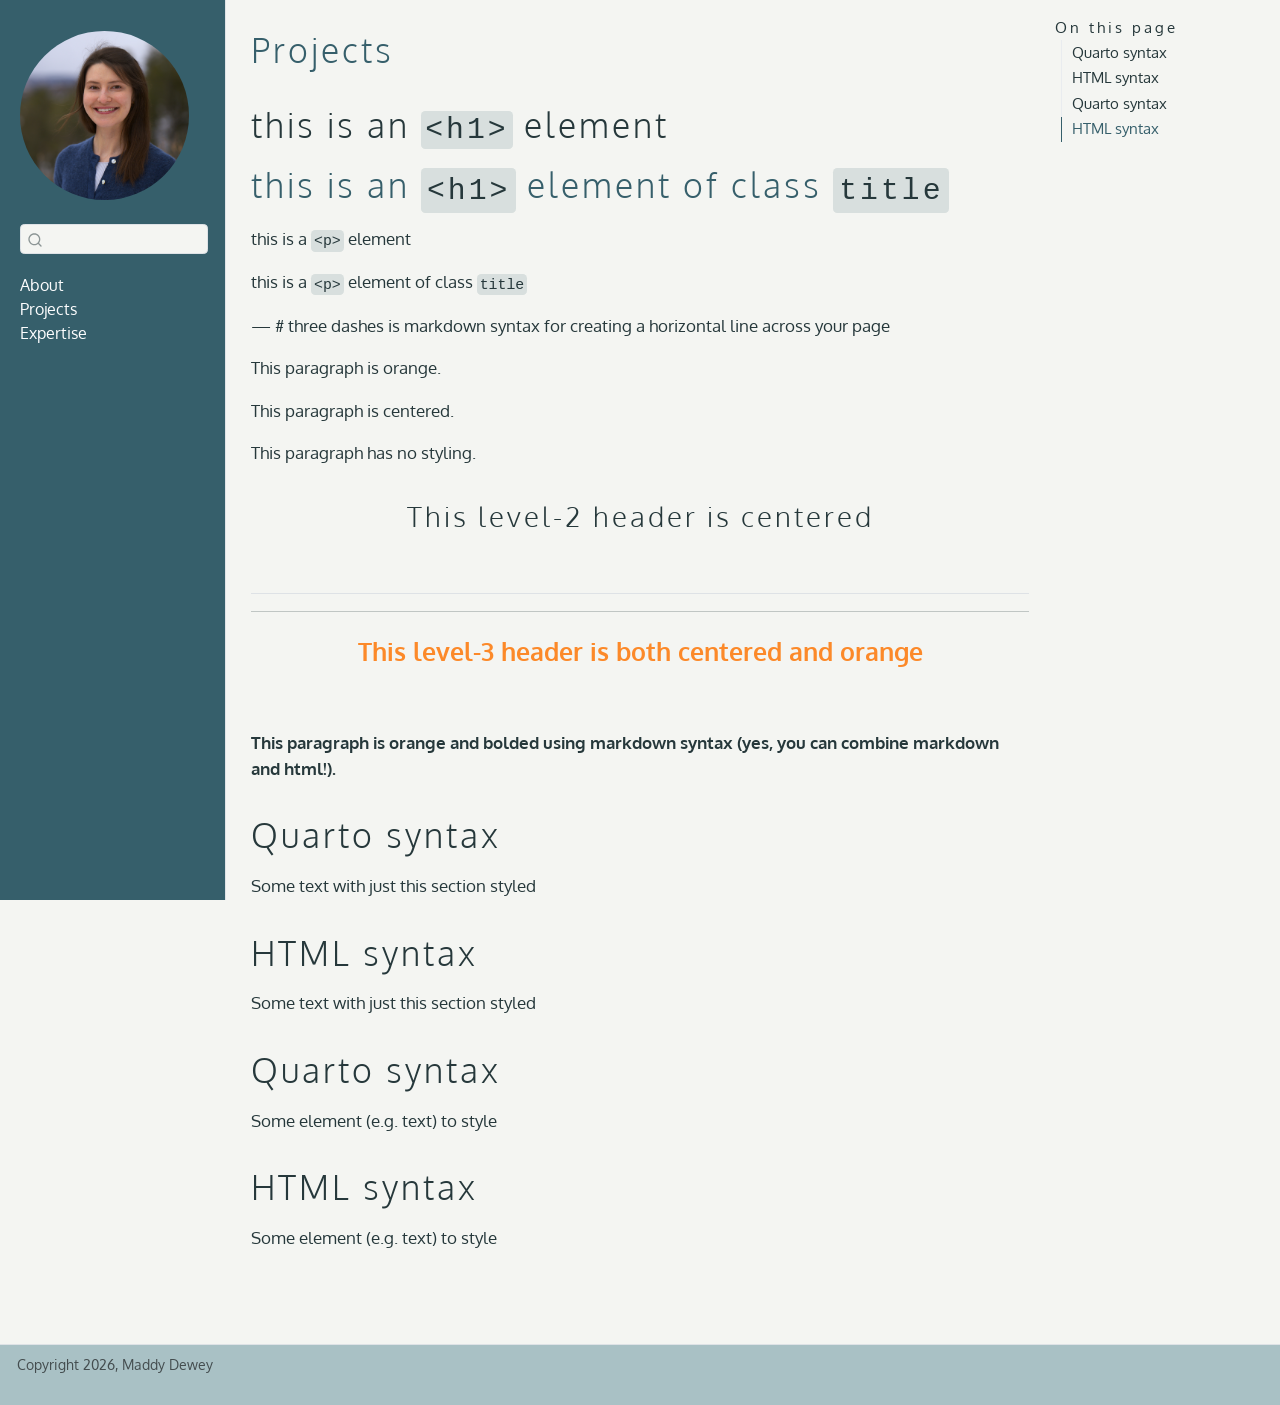
<file: docs/projects.html>
<!DOCTYPE html>
<html xmlns="http://www.w3.org/1999/xhtml" lang="en" xml:lang="en"><head>

<meta charset="utf-8">
<meta name="generator" content="quarto-1.10.18">

<meta name="viewport" content="width=device-width, initial-scale=1.0, user-scalable=yes">


<title>Projects – Maddy Dewey</title>
<style>
/* Default styles provided by pandoc.
** See https://pandoc.org/MANUAL.html#variables-for-html for config info.
*/
span.smallcaps{font-variant: small-caps;}
div.columns{display: flex; gap: 1.5em;}
div.column{flex: auto;}
@media screen {
div.columns{gap: min(4vw, 1.5em);}
div.column{overflow-x: auto;}
}
div.hanging-indent{margin-left: 1.5em; text-indent: -1.5em;}
ul.task-list{list-style: none;}
ul.task-list li input[type="checkbox"] {
  width: 0.8em;
  margin: 0 0.8em 0.2em -1em; /* quarto-specific, see https://github.com/quarto-dev/quarto-cli/issues/4556 */ 
  vertical-align: middle;
}
</style>


<script src="site_libs/quarto-nav/quarto-nav.js"></script>
<script src="site_libs/clipboard/clipboard.min.js"></script>
<script src="site_libs/quarto-search/autocomplete.umd.js"></script>
<script src="site_libs/quarto-search/fuse.min.js"></script>
<script src="site_libs/quarto-search/quarto-search.js"></script>
<meta name="quarto:offset" content="./">
<script src="site_libs/quarto-html/quarto.js" type="module"></script>
<script src="site_libs/quarto-html/tabsets/tabsets.js" type="module"></script>
<script src="site_libs/quarto-html/popper.min.js"></script>
<script src="site_libs/quarto-html/tippy.umd.min.js"></script>
<script src="site_libs/quarto-html/anchor.min.js"></script>
<link href="site_libs/quarto-html/tippy.css" rel="stylesheet">
<link href="site_libs/quarto-html/quarto-syntax-highlighting-64a204ab8560d761af7679ceaba22944.css" rel="stylesheet" id="quarto-text-highlighting-styles">
<script src="site_libs/bootstrap/bootstrap.min.js"></script>
<link href="site_libs/bootstrap/bootstrap-icons.css" rel="stylesheet">
<link href="site_libs/bootstrap/bootstrap-9b2ac45d29a2604552b03a2e1ae383ca.min.css" rel="stylesheet" append-hash="true" id="quarto-bootstrap" data-mode="light">
<script id="quarto-search-options" type="application/json">{
  "location": "sidebar",
  "copy-button": false,
  "collapse-after": 3,
  "panel-placement": "start",
  "type": "textbox",
  "limit": 50,
  "keyboard-shortcut": [
    "f",
    "/",
    "s"
  ],
  "language": {
    "search-no-results-text": "No results",
    "search-matching-documents-text": "matching documents",
    "search-copy-link-title": "Copy link to search",
    "search-hide-matches-text": "Hide additional matches",
    "search-more-match-text": "more match in this document",
    "search-more-matches-text": "more matches in this document",
    "search-clear-button-title": "Clear",
    "search-text-placeholder": "",
    "search-detached-cancel-button-title": "Cancel",
    "search-submit-button-title": "Submit",
    "search-label": "Search"
  }
}</script>


</head>

<body class="nav-sidebar docked quarto-light">

<div id="quarto-search-results"></div>
  <header id="quarto-header" class="headroom fixed-top">
  <nav class="quarto-secondary-nav">
    <div class="container-fluid d-flex">
      <button type="button" class="quarto-btn-toggle btn" data-bs-toggle="collapse" role="button" data-bs-target=".quarto-sidebar-collapse-item" aria-controls="quarto-sidebar" aria-expanded="false" aria-label="Toggle sidebar navigation" onclick="if (window.quartoToggleHeadroom) { window.quartoToggleHeadroom(); }">
        <i class="bi bi-layout-text-sidebar-reverse"></i>
      </button>
        <nav class="quarto-page-breadcrumbs" aria-label="breadcrumb"><ol class="breadcrumb"><li class="breadcrumb-item"><a href="./projects.html">Projects</a></li></ol></nav>
        <a class="flex-grow-1" role="navigation" data-bs-toggle="collapse" data-bs-target=".quarto-sidebar-collapse-item" aria-controls="quarto-sidebar" aria-expanded="false" aria-label="Toggle sidebar navigation" onclick="if (window.quartoToggleHeadroom) { window.quartoToggleHeadroom(); }">      
        </a>
      <button type="button" class="btn quarto-search-button" aria-label="Search" onclick="window.quartoOpenSearch();">
        <i class="bi bi-search"></i>
      </button>
    </div>
  </nav>
</header>
<!-- content -->
<div id="quarto-content" class="quarto-container page-columns page-rows-contents page-layout-full">
<!-- sidebar -->
  <nav id="quarto-sidebar" class="sidebar collapse collapse-horizontal quarto-sidebar-collapse-item sidebar-navigation docked overflow-auto">
    <div class="pt-lg-2 mt-2 text-left sidebar-header">
      <a href="./index.html" class="sidebar-logo-link">
      <img src="./headshot.jpg" alt="Site Logo" class="sidebar-logo light-content py-0 d-lg-inline d-none">
      <img src="./headshot.jpg" alt="Site Logo" class="sidebar-logo dark-content py-0 d-lg-inline d-none">
      </a>
      </div>
        <div class="mt-2 flex-shrink-0 align-items-center">
        <div class="sidebar-search">
        <div id="quarto-search" class="" title="Search"></div>
        </div>
        </div>
    <div class="sidebar-menu-container"> 
    <ul class="list-unstyled mt-1">
        <li class="sidebar-item">
  <div class="sidebar-item-container"> 
  <a href="./index.html" class="sidebar-item-text sidebar-link">
 <span class="menu-text">About</span></a>
  </div>
</li>
        <li class="sidebar-item">
  <div class="sidebar-item-container"> 
  <a href="./projects.html" class="sidebar-item-text sidebar-link active">
 <span class="menu-text">Projects</span></a>
  </div>
</li>
        <li class="sidebar-item">
  <div class="sidebar-item-container"> 
  <a href="./coursework.html" class="sidebar-item-text sidebar-link">
 <span class="menu-text">Expertise</span></a>
  </div>
</li>
    </ul>
    </div>
</nav>
<div id="quarto-sidebar-glass" class="quarto-sidebar-collapse-item" data-bs-toggle="collapse" data-bs-target=".quarto-sidebar-collapse-item"></div>
<!-- margin-sidebar -->
    <div id="quarto-margin-sidebar" class="sidebar margin-sidebar">
        <nav id="TOC" role="doc-toc" class="toc-active">
    <h2 id="toc-title">On this page</h2>
   
  <ul>
  <li><a href="#quarto-syntax" id="toc-quarto-syntax" class="nav-link active" data-scroll-target="#quarto-syntax">Quarto syntax</a></li>
  <li><a href="#html-syntax" id="toc-html-syntax" class="nav-link" data-scroll-target="#html-syntax">HTML syntax</a></li>
  <li><a href="#quarto-syntax-1" id="toc-quarto-syntax-1" class="nav-link" data-scroll-target="#quarto-syntax-1">Quarto syntax</a></li>
  <li><a href="#html-syntax-1" id="toc-html-syntax-1" class="nav-link" data-scroll-target="#html-syntax-1">HTML syntax</a></li>
  </ul>
</nav>
    </div>
<!-- main -->
<main class="content column-body" id="quarto-document-content">

<header id="title-block-header" class="quarto-title-block default">
<div class="quarto-title">
<h1 class="title">Projects</h1>
</div>



<div class="quarto-title-meta column-body">

    
  
    
  </div>
  


</header>


<h1>
this is an <code>&lt;h1&gt;</code> element
</h1>
<h1 class="title">
<p>this is an <code>&lt;h1&gt;</code> element of class <code>title</code></p>
</h1>
<p>
this is a <code>&lt;p&gt;</code> element
</p>
<p class="title">
</p><p>this is a <code>&lt;p&gt;</code> element of class <code>title</code></p>
<p></p>
<p>— # three dashes is markdown syntax for creating a horizontal line across your page</p>
<p class="orange-text">
</p><p>This paragraph is orange.</p>
<p></p>
<p class="center-text">
</p><p>This paragraph is centered.</p>
<p></p>
<p>
This paragraph has no styling.
</p>
<h2 class="center-text anchored">
<p>This level-2 header is centered</p>
</h2>
<hr>
<h3 class="center-text orange-text anchored">
<p>This level-3 header is both centered and orange</p>
</h3>
<p class="orange-text">
</p><p><strong>This paragraph is orange and bolded using markdown syntax (yes, you can combine markdown and html!).</strong></p>
<p></p>
<section id="quarto-syntax" class="level1">
<h1>Quarto syntax</h1>
<p>Some text with just <span class="my-selector">this section</span> styled</p>
</section>
<section id="html-syntax" class="level1">
<h1>HTML syntax</h1>
<p>
Some text with just <span class="my-selector">this section</span> styled
</p>
</section>
<section id="quarto-syntax-1" class="level1">
<h1>Quarto syntax</h1>
<div class="my-selector">
<p>Some element (e.g.&nbsp;text) to style</p>
</div>
</section>
<section id="html-syntax-1" class="level1">
<h1>HTML syntax</h1>
<div class="my-selector">
<p>Some element (e.g.&nbsp;text) to style</p>
</div>


</section>

</main> <!-- /main -->
<script id="quarto-html-after-body" type="application/javascript">
  window.document.addEventListener("DOMContentLoaded", function (event) {
    const icon = "";
    const anchorJS = new window.AnchorJS();
    anchorJS.options = {
      placement: 'right',
      icon: icon
    };
    anchorJS.add('.anchored');
    const isCodeAnnotation = (el) => {
      for (const clz of el.classList) {
        if (clz.startsWith('code-annotation-')) {                     
          return true;
        }
      }
      return false;
    }
    const onCopySuccess = function(e) {
      // button target
      const button = e.trigger;
      // don't keep focus
      button.blur();
      // flash "checked"
      button.classList.add('code-copy-button-checked');
      var currentTitle = button.getAttribute("title");
      button.setAttribute("title", "Copied!");
      let tooltip;
      if (window.bootstrap) {
        button.setAttribute("data-bs-toggle", "tooltip");
        button.setAttribute("data-bs-placement", "left");
        button.setAttribute("data-bs-title", "Copied!");
        tooltip = new bootstrap.Tooltip(button, 
          { trigger: "manual", 
            customClass: "code-copy-button-tooltip",
            offset: [0, -8]});
        tooltip.show();    
      }
      setTimeout(function() {
        if (tooltip) {
          tooltip.hide();
          button.removeAttribute("data-bs-title");
          button.removeAttribute("data-bs-toggle");
          button.removeAttribute("data-bs-placement");
        }
        button.setAttribute("title", currentTitle);
        button.classList.remove('code-copy-button-checked');
      }, 1000);
      // clear code selection
      e.clearSelection();
    }
    const getTextToCopy = function(trigger) {
      const outerScaffold = trigger.parentElement.cloneNode(true);
      const codeEl = outerScaffold.querySelector('code');
      for (const childEl of codeEl.children) {
        if (isCodeAnnotation(childEl)) {
          childEl.remove();
        }
      }
      return codeEl.innerText;
    }
    const clipboard = new window.ClipboardJS('.code-copy-button:not([data-in-quarto-modal])', {
      text: getTextToCopy
    });
    clipboard.on('success', onCopySuccess);
    if (window.document.getElementById('quarto-embedded-source-code-modal')) {
      const clipboardModal = new window.ClipboardJS('.code-copy-button[data-in-quarto-modal]', {
        text: getTextToCopy,
        container: window.document.getElementById('quarto-embedded-source-code-modal')
      });
      clipboardModal.on('success', onCopySuccess);
    }
      var localhostRegex = new RegExp(/^(?:http|https):\/\/localhost\:?[0-9]*\//);
      var mailtoRegex = new RegExp(/^mailto:/);
        var filterRegex = new RegExp('/' + window.location.host + '/');
      var isInternal = (href) => {
          return filterRegex.test(href) || localhostRegex.test(href) || mailtoRegex.test(href);
      }
      // Inspect non-navigation links and adorn them if external
     var links = window.document.querySelectorAll('a[href]:not(.nav-link):not(.navbar-brand):not(.toc-action):not(.sidebar-link):not(.sidebar-item-toggle):not(.pagination-link):not(.no-external):not([aria-hidden]):not(.dropdown-item):not(.quarto-navigation-tool):not(.about-link)');
      for (var i=0; i<links.length; i++) {
        const link = links[i];
        if (!isInternal(link.href)) {
          // undo the damage that might have been done by quarto-nav.js in the case of
          // links that we want to consider external
          if (link.dataset.originalHref !== undefined) {
            link.href = link.dataset.originalHref;
          }
        }
      }
    function tippyHover(el, contentFn, onTriggerFn, onUntriggerFn) {
      const config = {
        allowHTML: true,
        maxWidth: 500,
        delay: 100,
        arrow: false,
        appendTo: function(el) {
            return el.parentElement;
        },
        interactive: true,
        interactiveBorder: 10,
        theme: 'quarto',
        placement: 'bottom-start',
      };
      if (contentFn) {
        config.content = contentFn;
      }
      if (onTriggerFn) {
        config.onTrigger = onTriggerFn;
      }
      if (onUntriggerFn) {
        config.onUntrigger = onUntriggerFn;
      }
      window.tippy(el, config); 
    }
    const noterefs = window.document.querySelectorAll('a[role="doc-noteref"]');
    for (var i=0; i<noterefs.length; i++) {
      const ref = noterefs[i];
      tippyHover(ref, function() {
        // use id or data attribute instead here
        let href = ref.getAttribute('data-footnote-href') || ref.getAttribute('href');
        try { href = new URL(href).hash; } catch {}
        const id = href.replace(/^#\/?/, "");
        const note = window.document.getElementById(id);
        if (note) {
          return note.innerHTML;
        } else {
          return "";
        }
      });
    }
    const xrefs = window.document.querySelectorAll('a.quarto-xref');
    const processXRef = (id, note) => {
      // Strip column container classes
      const stripColumnClz = (el) => {
        el.classList.remove("page-full", "page-columns");
        if (el.children) {
          for (const child of el.children) {
            stripColumnClz(child);
          }
        }
      }
      stripColumnClz(note)
      if (id === null || id.startsWith('sec-')) {
        // Special case sections, only their first couple elements
        const container = document.createElement("div");
        if (note.children && note.children.length > 2) {
          container.appendChild(note.children[0].cloneNode(true));
          for (let i = 1; i < note.children.length; i++) {
            const child = note.children[i];
            if (child.tagName === "P" && child.innerText === "") {
              continue;
            } else {
              container.appendChild(child.cloneNode(true));
              break;
            }
          }
          if (window.Quarto?.typesetMath) {
            window.Quarto.typesetMath(container);
          }
          return container.innerHTML
        } else {
          if (window.Quarto?.typesetMath) {
            window.Quarto.typesetMath(note);
          }
          return note.innerHTML;
        }
      } else {
        // Remove any anchor links if they are present
        const anchorLink = note.querySelector('a.anchorjs-link');
        if (anchorLink) {
          anchorLink.remove();
        }
        if (window.Quarto?.typesetMath) {
          window.Quarto.typesetMath(note);
        }
        if (note.classList.contains("callout")) {
          return note.outerHTML;
        } else {
          return note.innerHTML;
        }
      }
    }
    for (var i=0; i<xrefs.length; i++) {
      const xref = xrefs[i];
      tippyHover(xref, undefined, function(instance) {
        instance.disable();
        let url = xref.getAttribute('href');
        let hash = undefined; 
        if (url.startsWith('#')) {
          hash = url;
        } else {
          try { hash = new URL(url).hash; } catch {}
        }
        if (hash) {
          const id = hash.replace(/^#\/?/, "");
          const note = window.document.getElementById(id);
          if (note !== null) {
            try {
              const html = processXRef(id, note.cloneNode(true));
              instance.setContent(html);
            } finally {
              instance.enable();
              instance.show();
            }
          } else {
            // See if we can fetch this
            fetch(url.split('#')[0])
            .then(res => res.text())
            .then(html => {
              const parser = new DOMParser();
              const htmlDoc = parser.parseFromString(html, "text/html");
              const note = htmlDoc.getElementById(id);
              if (note !== null) {
                const html = processXRef(id, note);
                instance.setContent(html);
              } 
            }).finally(() => {
              instance.enable();
              instance.show();
            });
          }
        } else {
          // See if we can fetch a full url (with no hash to target)
          // This is a special case and we should probably do some content thinning / targeting
          fetch(url)
          .then(res => res.text())
          .then(html => {
            const parser = new DOMParser();
            const htmlDoc = parser.parseFromString(html, "text/html");
            const note = htmlDoc.querySelector('main.content');
            if (note !== null) {
              // This should only happen for chapter cross references
              // (since there is no id in the URL)
              // remove the first header
              if (note.children.length > 0 && note.children[0].tagName === "HEADER") {
                note.children[0].remove();
              }
              const html = processXRef(null, note);
              instance.setContent(html);
            } 
          }).finally(() => {
            instance.enable();
            instance.show();
          });
        }
      }, function(instance) {
      });
    }
        let selectedAnnoteEl;
        const selectorForAnnotation = ( cell, annotation) => {
          let cellAttr = 'data-code-cell="' + cell + '"';
          let lineAttr = 'data-code-annotation="' +  annotation + '"';
          const selector = 'span[' + cellAttr + '][' + lineAttr + ']';
          return selector;
        }
        const selectCodeLines = (annoteEl) => {
          const doc = window.document;
          const targetCell = annoteEl.getAttribute("data-target-cell");
          const targetAnnotation = annoteEl.getAttribute("data-target-annotation");
          const annoteSpan = window.document.querySelector(selectorForAnnotation(targetCell, targetAnnotation));
          const lines = annoteSpan.getAttribute("data-code-lines").split(",");
          const lineIds = lines.map((line) => {
            return targetCell + "-" + line;
          })
          let top = null;
          let height = null;
          let parent = null;
          if (lineIds.length > 0) {
              //compute the position of the single el (top and bottom and make a div)
              const el = window.document.getElementById(lineIds[0]);
              top = el.offsetTop;
              height = el.offsetHeight;
              parent = el.parentElement.parentElement;
            if (lineIds.length > 1) {
              const lastEl = window.document.getElementById(lineIds[lineIds.length - 1]);
              const bottom = lastEl.offsetTop + lastEl.offsetHeight;
              height = bottom - top;
            }
            if (top !== null && height !== null && parent !== null) {
              // cook up a div (if necessary) and position it 
              let div = window.document.getElementById("code-annotation-line-highlight");
              if (div === null) {
                div = window.document.createElement("div");
                div.setAttribute("id", "code-annotation-line-highlight");
                div.style.position = 'absolute';
                parent.appendChild(div);
              }
              div.style.top = top - 2 + "px";
              div.style.height = height + 4 + "px";
              div.style.left = 0;
              let gutterDiv = window.document.getElementById("code-annotation-line-highlight-gutter");
              if (gutterDiv === null) {
                gutterDiv = window.document.createElement("div");
                gutterDiv.setAttribute("id", "code-annotation-line-highlight-gutter");
                gutterDiv.style.position = 'absolute';
                const codeCell = window.document.getElementById(targetCell);
                const gutter = codeCell.querySelector('.code-annotation-gutter');
                gutter.appendChild(gutterDiv);
              }
              gutterDiv.style.top = top - 2 + "px";
              gutterDiv.style.height = height + 4 + "px";
            }
            selectedAnnoteEl = annoteEl;
          }
        };
        const unselectCodeLines = () => {
          const elementsIds = ["code-annotation-line-highlight", "code-annotation-line-highlight-gutter"];
          elementsIds.forEach((elId) => {
            const div = window.document.getElementById(elId);
            if (div) {
              div.remove();
            }
          });
          selectedAnnoteEl = undefined;
        };
          // Handle positioning of the toggle
      window.addEventListener(
        "resize",
        throttle(() => {
          elRect = undefined;
          if (selectedAnnoteEl) {
            selectCodeLines(selectedAnnoteEl);
          }
        }, 10)
      );
      function throttle(fn, ms) {
      let throttle = false;
      let timer;
        return (...args) => {
          if(!throttle) { // first call gets through
              fn.apply(this, args);
              throttle = true;
          } else { // all the others get throttled
              if(timer) clearTimeout(timer); // cancel #2
              timer = setTimeout(() => {
                fn.apply(this, args);
                timer = throttle = false;
              }, ms);
          }
        };
      }
        // Attach click handler to the DT
        const annoteDls = window.document.querySelectorAll('dt[data-target-cell]');
        for (const annoteDlNode of annoteDls) {
          annoteDlNode.addEventListener('click', (event) => {
            const clickedEl = event.target;
            if (clickedEl !== selectedAnnoteEl) {
              unselectCodeLines();
              const activeEl = window.document.querySelector('dt[data-target-cell].code-annotation-active');
              if (activeEl) {
                activeEl.classList.remove('code-annotation-active');
              }
              selectCodeLines(clickedEl);
              clickedEl.classList.add('code-annotation-active');
            } else {
              // Unselect the line
              unselectCodeLines();
              clickedEl.classList.remove('code-annotation-active');
            }
          });
        }
    const findCites = (el) => {
      const parentEl = el.parentElement;
      if (parentEl) {
        const cites = parentEl.dataset.cites;
        if (cites) {
          return {
            el,
            cites: cites.split(' ')
          };
        } else {
          return findCites(el.parentElement)
        }
      } else {
        return undefined;
      }
    };
    var bibliorefs = window.document.querySelectorAll('a[role="doc-biblioref"]');
    for (var i=0; i<bibliorefs.length; i++) {
      const ref = bibliorefs[i];
      const citeInfo = findCites(ref);
      if (citeInfo) {
        tippyHover(citeInfo.el, function() {
          var popup = window.document.createElement('div');
          citeInfo.cites.forEach(function(cite) {
            var citeDiv = window.document.createElement('div');
            citeDiv.classList.add('hanging-indent');
            citeDiv.classList.add('csl-entry');
            var biblioDiv = window.document.getElementById('ref-' + cite);
            if (biblioDiv) {
              citeDiv.innerHTML = biblioDiv.innerHTML;
            }
            popup.appendChild(citeDiv);
          });
          return popup.innerHTML;
        });
      }
    }
  });
  </script>
</div> <!-- /content -->
<footer class="footer">
  <div class="nav-footer">
    <div class="nav-footer-left">
<p>Copyright 2026, Maddy Dewey</p>
</div>   
    <div class="nav-footer-center">
      &nbsp;
    </div>
    <div class="nav-footer-right">
      &nbsp;
    </div>
  </div>
</footer>




</body></html>
</file>
<file: docs/site_libs/quarto-html/tippy.css>
.tippy-box[data-animation=fade][data-state=hidden]{opacity:0}[data-tippy-root]{max-width:calc(100vw - 10px)}.tippy-box{position:relative;background-color:#333;color:#fff;border-radius:4px;font-size:14px;line-height:1.4;white-space:normal;outline:0;transition-property:transform,visibility,opacity}.tippy-box[data-placement^=top]>.tippy-arrow{bottom:0}.tippy-box[data-placement^=top]>.tippy-arrow:before{bottom:-7px;left:0;border-width:8px 8px 0;border-top-color:initial;transform-origin:center top}.tippy-box[data-placement^=bottom]>.tippy-arrow{top:0}.tippy-box[data-placement^=bottom]>.tippy-arrow:before{top:-7px;left:0;border-width:0 8px 8px;border-bottom-color:initial;transform-origin:center bottom}.tippy-box[data-placement^=left]>.tippy-arrow{right:0}.tippy-box[data-placement^=left]>.tippy-arrow:before{border-width:8px 0 8px 8px;border-left-color:initial;right:-7px;transform-origin:center left}.tippy-box[data-placement^=right]>.tippy-arrow{left:0}.tippy-box[data-placement^=right]>.tippy-arrow:before{left:-7px;border-width:8px 8px 8px 0;border-right-color:initial;transform-origin:center right}.tippy-box[data-inertia][data-state=visible]{transition-timing-function:cubic-bezier(.54,1.5,.38,1.11)}.tippy-arrow{width:16px;height:16px;color:#333}.tippy-arrow:before{content:"";position:absolute;border-color:transparent;border-style:solid}.tippy-content{position:relative;padding:5px 9px;z-index:1}
</file>
<file: docs/site_libs/quarto-html/quarto-syntax-highlighting-64a204ab8560d761af7679ceaba22944.css>
/* quarto syntax highlight colors */
:root {
  --quarto-hl-ot-color: #003B4F;
  --quarto-hl-at-color: #657422;
  --quarto-hl-ss-color: #20794D;
  --quarto-hl-an-color: #5E5E5E;
  --quarto-hl-fu-color: #4758AB;
  --quarto-hl-st-color: #20794D;
  --quarto-hl-cf-color: #003B4F;
  --quarto-hl-op-color: #5E5E5E;
  --quarto-hl-er-color: #AD0000;
  --quarto-hl-bn-color: #AD0000;
  --quarto-hl-al-color: #AD0000;
  --quarto-hl-va-color: #111111;
  --quarto-hl-bu-color: inherit;
  --quarto-hl-ex-color: inherit;
  --quarto-hl-pp-color: #AD0000;
  --quarto-hl-in-color: #5E5E5E;
  --quarto-hl-vs-color: #20794D;
  --quarto-hl-wa-color: #5E5E5E;
  --quarto-hl-do-color: #5E5E5E;
  --quarto-hl-im-color: #00769E;
  --quarto-hl-ch-color: #20794D;
  --quarto-hl-dt-color: #AD0000;
  --quarto-hl-fl-color: #AD0000;
  --quarto-hl-co-color: #5E5E5E;
  --quarto-hl-cv-color: #5E5E5E;
  --quarto-hl-cn-color: #8f5902;
  --quarto-hl-sc-color: #5E5E5E;
  --quarto-hl-dv-color: #AD0000;
  --quarto-hl-kw-color: #003B4F;
}

/* other quarto variables */
:root {
  --quarto-font-monospace: SFMono-Regular, Menlo, Monaco, Consolas, "Liberation Mono", "Courier New", monospace;
}

/* syntax highlight based on Pandoc's rules */
pre > code.sourceCode > span {
  color: #003B4F;
}

code.sourceCode > span {
  color: #003B4F;
}

div.sourceCode,
div.sourceCode pre.sourceCode {
  color: #003B4F;
}

/* Normal */
code span {
  color: #003B4F;
}

/* Alert */
code span.al {
  color: #AD0000;
  font-style: inherit;
}

/* Annotation */
code span.an {
  color: #5E5E5E;
  font-style: inherit;
}

/* Attribute */
code span.at {
  color: #657422;
  font-style: inherit;
}

/* BaseN */
code span.bn {
  color: #AD0000;
  font-style: inherit;
}

/* BuiltIn */
code span.bu {
  font-style: inherit;
}

/* ControlFlow */
code span.cf {
  color: #003B4F;
  font-weight: bold;
  font-style: inherit;
}

/* Char */
code span.ch {
  color: #20794D;
  font-style: inherit;
}

/* Constant */
code span.cn {
  color: #8f5902;
  font-style: inherit;
}

/* Comment */
code span.co {
  color: #5E5E5E;
  font-style: inherit;
}

/* CommentVar */
code span.cv {
  color: #5E5E5E;
  font-style: italic;
}

/* Documentation */
code span.do {
  color: #5E5E5E;
  font-style: italic;
}

/* DataType */
code span.dt {
  color: #AD0000;
  font-style: inherit;
}

/* DecVal */
code span.dv {
  color: #AD0000;
  font-style: inherit;
}

/* Error */
code span.er {
  color: #AD0000;
  font-style: inherit;
}

/* Extension */
code span.ex {
  font-style: inherit;
}

/* Float */
code span.fl {
  color: #AD0000;
  font-style: inherit;
}

/* Function */
code span.fu {
  color: #4758AB;
  font-style: inherit;
}

/* Import */
code span.im {
  color: #00769E;
  font-style: inherit;
}

/* Information */
code span.in {
  color: #5E5E5E;
  font-style: inherit;
}

/* Keyword */
code span.kw {
  color: #003B4F;
  font-weight: bold;
  font-style: inherit;
}

/* Operator */
code span.op {
  color: #5E5E5E;
  font-style: inherit;
}

/* Other */
code span.ot {
  color: #003B4F;
  font-style: inherit;
}

/* Preprocessor */
code span.pp {
  color: #AD0000;
  font-style: inherit;
}

/* SpecialChar */
code span.sc {
  color: #5E5E5E;
  font-style: inherit;
}

/* SpecialString */
code span.ss {
  color: #20794D;
  font-style: inherit;
}

/* String */
code span.st {
  color: #20794D;
  font-style: inherit;
}

/* Variable */
code span.va {
  color: #111111;
  font-style: inherit;
}

/* VerbatimString */
code span.vs {
  color: #20794D;
  font-style: inherit;
}

/* Warning */
code span.wa {
  color: #5E5E5E;
  font-style: italic;
}

.prevent-inlining {
  content: "</";
}

/*# sourceMappingURL=9d8d5bb603a83b8298b89080a598c93b.css.map */
</file>
<file: docs/site_libs/quarto-contrib/fontawesome6-6.7.2/latex-fontsize.css>
.fa-tiny {
  font-size: 0.5em;
}
.fa-scriptsize {
  font-size: 0.7em;
}
.fa-footnotesize {
  font-size: 0.8em;
}
.fa-small {
  font-size: 0.9em;
}
.fa-normalsize {
  font-size: 1em;
}
.fa-large {
  font-size: 1.2em;
}
.fa-Large {
  font-size: 1.5em;
}
.fa-LARGE {
  font-size: 1.75em;
}
.fa-huge {
  font-size: 2em;
}
.fa-Huge {
  font-size: 2.5em;
}
</file>
